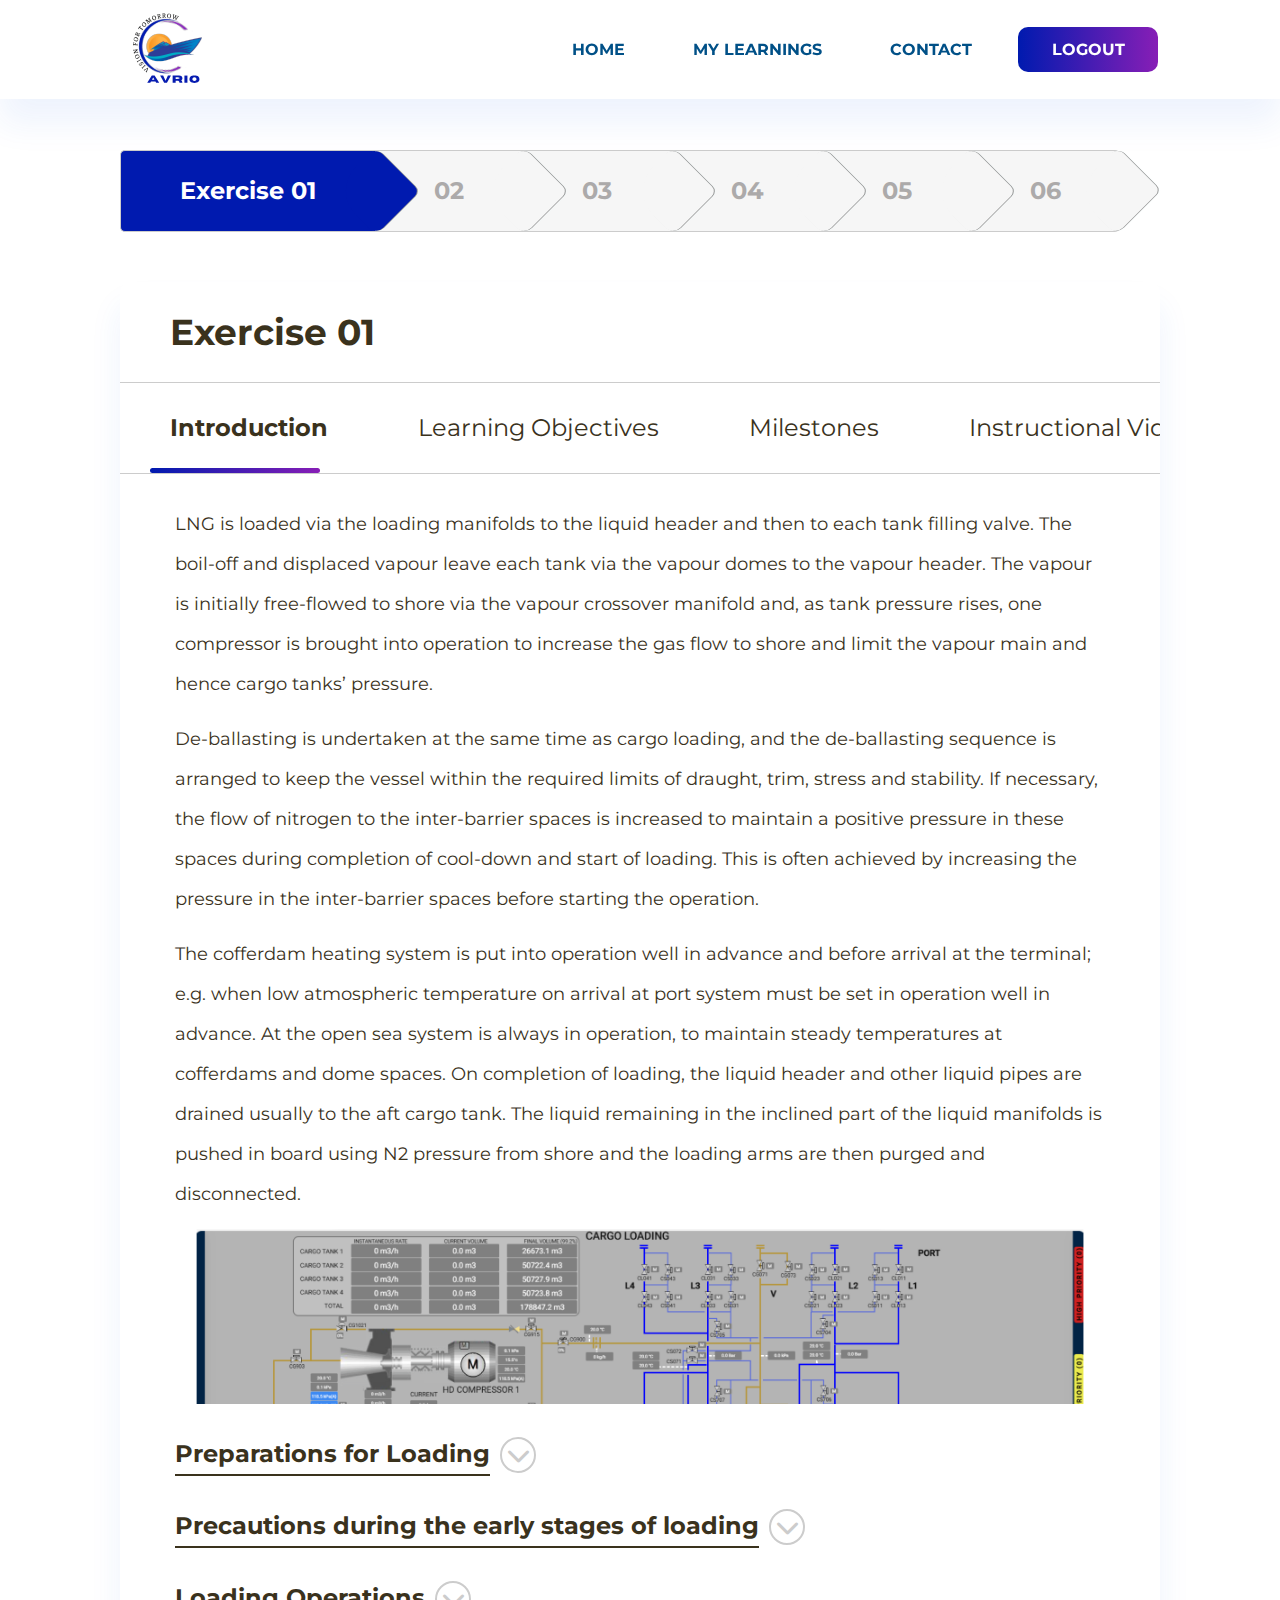
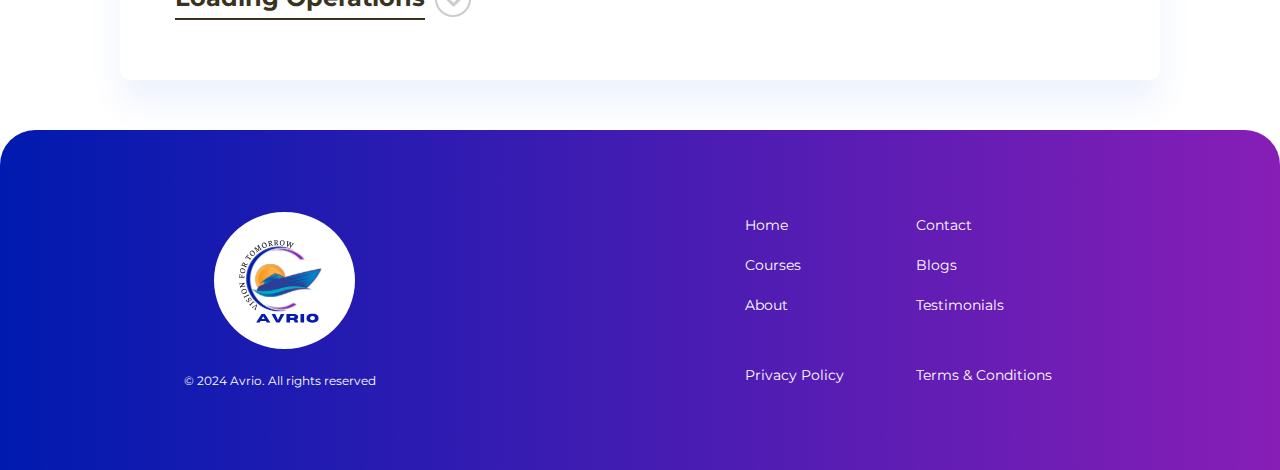
<file: course-material.html>
<!DOCTYPE html>
<html lang="en">

<head>
  <meta charset="UTF-8">
  <meta name="viewport" content="width=device-width, initial-scale=1.0">
  <title>Exercise</title>
  <link rel="stylesheet" href="https://cdnjs.cloudflare.com/ajax/libs/font-awesome/6.4.0/css/all.min.css">
  <link rel="preconnect" href="https://fonts.googleapis.com">
  <link rel="preconnect" href="https://fonts.gstatic.com" crossorigin>
  <link href="https://fonts.googleapis.com/css2?family=Montserrat:ital,wght@0,100..900;1,100..900&display=swap"
    rel="stylesheet">

  <link rel="preconnect" href="https://fonts.googleapis.com">
  <link rel="preconnect" href="https://fonts.gstatic.com" crossorigin>
  <link
    href="https://fonts.googleapis.com/css2?family=Inter:ital,opsz,wght@0,14..32,100..900;1,14..32,100..900&display=swap"
    rel="stylesheet">
  <link rel="stylesheet" href="https://cdnjs.cloudflare.com/ajax/libs/font-awesome/5.15.4/css/all.min.css">
  <link rel="stylesheet" href="https://cdnjs.cloudflare.com/ajax/libs/font-awesome/6.0.0-beta3/css/all.min.css">
  <link rel="stylesheet" href="./style.css" />
</head>

<body>

  <nav class="nav course-page-nav">
    <a href="./index.html"><img src="./assets/avrio-logo.svg" alt=""></a>
    <ul>
      <li><a href="./index.html">HOME</a></li>
      <li><a href="./learnings.html">MY LEARNINGS</a></li>
      <li><a href="./contactus.html">CONTACT</a></li>
      <a href="#">
        <li>LOGOUT</li>
      </a>
    </ul>
    <div class="humbargar">
      <div class="line1"></div>
      <div class="line2"></div>
      <div class="line3"></div>
    </div>
  </nav>

  <!-- breadcrumb numbar -->
  <section class="breadcrumb-nav">
    <div class="breadcrumb flat">
      <a href="#" class="active">
        <span class="inner-text">Exercise 01</span>
      </a>
      <a href="#">
        <span class="inner-text">02</span>
      </a>
      <a href="#">
        <span class="inner-text">03</span>
      </a>
      <a href="#">
        <span class="inner-text">04</span>
      </a>
      <a href="#">
        <span class="inner-text">05</span>
      </a>
      <a href="#">
        <span class="inner-text">06</span>
      </a>
    </div>
  </section>


  <!-- nav for mobile -->
  <section class="section-margin dropdown-menu">
    <div class="custom-select-container">
      <select class="custom-select">
        <option value="1"><a href="">Exercise 1</a></option>
        <option value="2"><a href="">Exercise 2</a></option>
        <option value="3"><a href="">Exercise 3</a></option>
        <option value="4"><a href="">Exercise 4</a></option>
        <option value="5"><a href="">Exercise 5</a></option>
      </select>
      <i class="fas fa-chevron-down"></i>
    </div>
  </section>


  <!-- exercise -->
  <section class="section-margin">
    <div class="material-main">
      <div class="material-title ">
        <h2>Exercise 01</h2>

        <a href="" class="next-button-link">
          <button class="next-button-wrapper take-assessment-button" style="display: none;">Take Assessment</button>
        </a>
      </div>


      <div class="tab-container">
        <div class="tab">
          <button class="tab-item active">Introduction</button>
          <button class="tab-item">Learning Objectives</button>
          <button class="tab-item">Milestones</button>
          <button class="tab-item">Instructional Videos</button>
          <div class="tab-indicator"></div>
        </div>

        <div class="tab-content-div">

          <!-- intro -->
          <div class="tab-content active-content">
            <div class="tab-accordion">
              <button class="tab-accordion-header first-accordion" data-section="1" style="display: none;">
                <span class="tab-title-underline">Topic 1</span>
                <div class="tab-icon">
                  <i class="fas fa-chevron-down"></i>
                </div>
              </button>
              <div class="tab-accordion-content">
                <p>LNG is loaded via the loading manifolds to the liquid header and then to each tank filling valve. The
                  boil-off and displaced vapour leave each tank via the vapour domes to the vapour header. The vapour is
                  initially free-flowed to shore via the vapour crossover manifold and, as tank pressure rises, one
                  compressor is brought into operation to increase the gas flow to shore and limit the vapour main and
                  hence cargo tanks’ pressure.</p>
                <p>De-ballasting is undertaken at the same time as cargo loading, and the de-ballasting sequence is
                  arranged to keep the vessel within the required limits of draught, trim, stress and stability. If
                  necessary, the flow of nitrogen to the inter-barrier spaces is increased to maintain a positive
                  pressure in these spaces during completion of cool-down and start of loading. This is often achieved
                  by increasing the pressure in the inter-barrier spaces before starting the operation.</p>
                <p>The cofferdam heating system is put into operation well in advance and before arrival at the
                  terminal; e.g. when low atmospheric temperature on arrival at port system must be set in operation
                  well in advance. At the open sea system is always in operation, to maintain steady temperatures at
                  cofferdams and dome spaces.
                  On completion of loading, the liquid header and other liquid pipes are drained usually to the aft
                  cargo tank. The liquid remaining in the inclined part of the liquid manifolds is pushed in board using
                  N2 pressure from shore and the loading arms are then purged and disconnected.</p>

                <img src="./assets/exercise.png" style="width: 100%; height: 100%;" />

                <video controls>
                  <source src="./assets/demo-video.mp4" />
                </video>

                <ul>
                  <li>Objective: Ensure that all safety protocols are strictly followed to protect personnel, the
                    environment, and equipment.</li>
                  <li>Actions: Conduct safety drills, inspect equipment, review emergency response plans, and ensure
                    proper personal</li>
                </ul>


                <button class="next-button">Next</button>
              </div>
            </div>

            <div class="tab-accordion">
              <button class="tab-accordion-header" data-section="2" disabled>
                <span class="tab-title-underline"> Preparations for Loading</span>
                <div class="tab-icon">
                  <i class="fas fa-chevron-down"></i>
                </div>
              </button>
              <div class="tab-accordion-content">
                <p>Content for Topic 2. This content will scroll if it exceeds the maximum height.</p>
                <button class="next-button">Next</button>
              </div>
            </div>

            <div class="tab-accordion">
              <button class="tab-accordion-header" data-section="3" disabled>
                <span class="tab-title-underline">Precautions during the early stages of loading</span>
                <div class="tab-icon">
                  <i class="fas fa-chevron-down"></i>
                </div>
              </button>
              <div class="tab-accordion-content">
                <p>Content for Topic 3. This content will scroll if it exceeds the maximum height.</p>
                <button class="next-button">Next</button>
              </div>
            </div>

            <div class="tab-accordion">
              <button class="tab-accordion-header" data-section="4" disabled>
                <span class="tab-title-underline">Loading Operations</span>
                <div class="tab-icon">
                  <i class="fas fa-chevron-down"></i>
                </div>
              </button>
              <div class="tab-accordion-content">
                <p>Content for Topic 3. This content will scroll if it exceeds the maximum height.</p>
                <button class="next-button">Next</button>
              </div>
            </div>
          </div>


          <!-- learning obj -->

          <div class="tab-content">
            <div class="tab-accordion">
              <button class="tab-accordion-header first-accordion" data-section="1" style="display: none;">
                Topic 1
                <div class="tab-icon">
                  <i class="fas fa-chevron-down"></i>
                </div>
              </button>
              <div class="tab-accordion-content">
                <p>When planning an LNG (Liquefied Natural Gas) loading exercise, it's crucial to define clear
                  objectives to ensure the operation is safe, efficient, and compliant with all regulations. 
                  Following are the various objectives for this Exercise:</p>
                <button class="next-button">Next</button>
              </div>
            </div>

            <div class="tab-accordion">
              <button class="tab-accordion-header" data-section="2" disabled>
                <span class="tab-title-underline">1. Safety Assurance</span>
                <div class="tab-icon">
                  <i class="fas fa-chevron-down"></i>
                </div>
              </button>
              <div class="tab-accordion-content">
                <ul>
                  <li>Objective: Ensure that all safety protocols are strictly followed to protect personnel, the
                    environment, and equipment.</li>
                  <li>Actions: Conduct safety drills, inspect equipment, review emergency response plans, and ensure
                    proper personal</li>
                </ul>
                <button class="next-button">Next</button>
              </div>
            </div>

            <div class="tab-accordion">
              <button class="tab-accordion-header" data-section="3" disabled>
                <span class="tab-title-underline">2. Operational Efficiency </span>
                <div class="tab-icon">
                  <i class="fas fa-chevron-down"></i>
                </div>
              </button>
              <div class="tab-accordion-content">
                <ul>
                  <li>Objective: Ensure that all safety protocols are strictly followed to protect personnel, the
                    environment, and equipment.</li>
                  <li>Actions: Conduct safety drills, inspect equipment, review emergency response plans, and ensure
                    proper personal</li>
                </ul>
                <button class="next-button">Next</button>
              </div>
            </div>

            <div class="tab-accordion">
              <button class="tab-accordion-header" data-section="4" disabled>
                <span class="tab-title-underline">3. Compliance and Regulation</span>
                <div class="tab-icon">
                  <i class="fas fa-chevron-down"></i>
                </div>
              </button>
              <div class="tab-accordion-content">
                <ul>
                  <li>Objective: Ensure that all safety protocols are strictly followed to protect personnel, the
                    environment, and equipment.</li>
                  <li>Actions: Conduct safety drills, inspect equipment, review emergency response plans, and ensure
                    proper personal</li>
                </ul>
                <button class="next-button">Next</button>
              </div>
            </div>

            <div class="tab-accordion">
              <button class="tab-accordion-header" data-section="5" disabled>
                <span class="tab-title-underline">4. Environmental Protection</span>
                <div class="tab-icon">
                  <i class="fas fa-chevron-down"></i>
                </div>
              </button>
              <div class="tab-accordion-content">
                <ul>
                  <li>Objective: Ensure that all safety protocols are strictly followed to protect personnel, the
                    environment, and equipment.</li>
                  <li>Actions: Conduct safety drills, inspect equipment, review emergency response plans, and ensure
                    proper personal</li>
                </ul>
                <button class="next-button">Next</button>
              </div>
            </div>

            <div class="tab-accordion">
              <button class="tab-accordion-header" data-section="6" disabled>
                <span class="tab-title-underline">5. Quality Control </span>
                <div class="tab-icon">
                  <i class="fas fa-chevron-down"></i>
                </div>
              </button>
              <div class="tab-accordion-content">
                <ul>
                  <li>Objective: Ensure that all safety protocols are strictly followed to protect personnel, the
                    environment, and equipment.</li>
                  <li>Actions: Conduct safety drills, inspect equipment, review emergency response plans, and ensure
                    proper personal</li>
                </ul>
                <button class="next-button">Next</button>
              </div>
            </div>

            <div class="tab-accordion">
              <button class="tab-accordion-header" data-section="7" disabled>
                <span class="tab-title-underline">6. Coordination and Communication </span>
                <div class="tab-icon">
                  <i class="fas fa-chevron-down"></i>
                </div>
              </button>
              <div class="tab-accordion-content">
                <ul>
                  <li>Objective: Ensure that all safety protocols are strictly followed to protect personnel, the
                    environment, and equipment.</li>
                  <li>Actions: Conduct safety drills, inspect equipment, review emergency response plans, and ensure
                    proper personal</li>
                </ul>
                <button class="next-button">Next</button>
              </div>
            </div>

            <div class="tab-accordion">
              <button class="tab-accordion-header" data-section="8" disabled>
                <span class="tab-title-underline">7. Training and Preparedness</span>
                <div class="tab-icon">
                  <i class="fas fa-chevron-down"></i>
                </div>
              </button>
              <div class="tab-accordion-content">
                <ul>
                  <li>Objective: Ensure that all safety protocols are strictly followed to protect personnel, the
                    environment, and equipment.</li>
                  <li>Actions: Conduct safety drills, inspect equipment, review emergency response plans, and ensure
                    proper personal</li>
                </ul>
                <button class="next-button">Next</button>
              </div>
            </div>

            <div class="tab-accordion">
              <button class="tab-accordion-header" data-section="9" disabled>
                <span class="tab-title-underline"> 8. Contingency Planning </span>
                <div class="tab-icon">
                  <i class="fas fa-chevron-down"></i>
                </div>
              </button>
              <div class="tab-accordion-content">
                <ul>
                  <li>Objective: Ensure that all safety protocols are strictly followed to protect personnel, the
                    environment, and equipment.</li>
                  <li>Actions: Conduct safety drills, inspect equipment, review emergency response plans, and ensure
                    proper personal</li>
                </ul>
                <button class="next-button">Next</button>
              </div>
            </div>


          </div>


          <!-- milestone -->
          <div class="tab-content">
            <div class="tab-accordion">
              <button class="tab-accordion-header" data-section="1">
                <span class="tab-title-underline">Milestones and procedure to achieve them</span>
                <div class="tab-icon">
                  <i class="fas fa-chevron-down"></i>
                </div>
              </button>
              <div class="tab-accordion-content">
                <p><b>1.Configure the correct settings for the ESD.</b></p>
                <ul>
                  <li>Visit the ESD System page and carry out the following steps.</li>
                  <li>Ship / Shore Link selector switch to USE.</li>
                  <li>Pneumatic Selector switch to BYPASS.</li>
                  <li>ESD Port selector switch to LOADING.</li>
                  <li>Place the ESD Mode select to NORMAL.</li>
                </ul>
                <p>The above steps ensures the readiness of the ESD system. Ensure the correct lights and indications
                  are ON before proceeding to the next step.</p>
                <img src="./assets/exercise.png" style="width: 100%; height: 100%;" />

                <button class="next-button">Next</button>
              </div>
            </div>

            <div class="tab-accordion">
              <button class="tab-accordion-header" data-section="2" disabled>
                <span class="tab-title-underline">Prepare both HD Compressors and required Generators for use.</span>
                <div class="tab-icon">
                  <i class="fas fa-chevron-down"></i>
                </div>
              </button>
              <div class="tab-accordion-content">
                <p>Content for Topic 2. This content will scroll if it exceeds the maximum height.</p>
                <button class="next-button">Next</button>
              </div>
            </div>

            <div class="tab-accordion">
              <button class="tab-accordion-header" data-section="3" disabled>
                <span class="tab-title-underline">Run a CTS Report Set up and activate the CTS status for official tank
                  gauging.</span>
                <div class="tab-icon">
                  <i class="fas fa-chevron-down"></i>
                </div>
              </button>
              <div class="tab-accordion-content">
                <p>Content for Topic 2. This content will scroll if it exceeds the maximum height.</p>
                <button class="next-button">Next</button>
              </div>
            </div>


            <div class="tab-accordion">
              <button class="tab-accordion-header" data-section="4" disabled>
                <span class="tab-title-underline">Complete the Line up by following the required steps:</span>
                <div class="tab-icon">
                  <i class="fas fa-chevron-down"></i>
                </div>
              </button>
              <div class="tab-accordion-content">
                <p>Content for Topic 2. This content will scroll if it exceeds the maximum height.</p>
                <button class="next-button">Next</button>
              </div>
            </div>

            <div class="tab-accordion">
              <button class="tab-accordion-header" data-section="5" disabled>
                <span class="tab-title-underline">Start Loading and complete Ramp-up.</span>
                <div class="tab-icon">
                  <i class="fas fa-chevron-down"></i>
                </div>
              </button>
              <div class="tab-accordion-content">
                <p>Content for Topic 2. This content will scroll if it exceeds the maximum height.</p>
                <button class="next-button">Next</button>
              </div>
            </div>

            <div class="tab-accordion">
              <button class="tab-accordion-header" data-section="6" disabled>
                <span class="tab-title-underline">Start HD Compressors as per requirement of the Exercise.</span>
                <div class="tab-icon">
                  <i class="fas fa-chevron-down"></i>
                </div>
              </button>
              <div class="tab-accordion-content">
                <p>Content for Topic 2. This content will scroll if it exceeds the maximum height.</p>
                <button class="next-button">Next</button>
              </div>
            </div>

            <div class="tab-accordion">
              <button class="tab-accordion-header" data-section="7" disabled>
                <span class="tab-title-underline">Achieve staggering between Cargo tanks.</span>
                <div class="tab-icon">
                  <i class="fas fa-chevron-down"></i>
                </div>
              </button>
              <div class="tab-accordion-content">
                <p>Content for Topic 2. This content will scroll if it exceeds the maximum height.</p>
                <button class="next-button">Next</button>
              </div>
            </div>

          </div>


          <!-- instructional video -->
          <div class="tab-content">
            <div class="tab-accordion">
              <button class="tab-accordion-header" data-section="1">
                <span class="tab-title-underline">Instructional Videos</span>
                <div class="tab-icon">
                  <i class="fas fa-chevron-down"></i>
                </div>
              </button>
              <div class="tab-accordion-content">
                <p><b>1. Preparation for loading :</b></p>
                <video>
                  <source src="./assets/demo-video.mp4" />
                </video>

                <button class="next-button">Next</button>
              </div>
            </div>

            <div class="tab-accordion">
              <button class="tab-accordion-header" data-section="2" disabled>
                <span class="tab-title-underline">Learning Objectives Resources</span>
                <div class="tab-icon">
                  <i class="fas fa-chevron-down"></i>
                </div>
              </button>
              <div class="tab-accordion-content">
                <p>Content for Topic 2. This content will scroll if it exceeds the maximum height.</p>
                <button class="next-button">Next</button>
              </div>
            </div>


            <div class="tab-accordion">
              <button class="tab-accordion-header" data-section="3" disabled>
                <span class="tab-title-underline">Milestone Resources</span>
                <div class="tab-icon">
                  <i class="fas fa-chevron-down"></i>
                </div>
              </button>
              <div class="tab-accordion-content">
                <p>Content for Topic 2. This content will scroll if it exceeds the maximum height.</p>
                <button class="next-button">Next</button>
              </div>
            </div>

          </div>
        </div>
      </div>


    </div>
  </section>


























  <!-- footer -->
  <footer>
    <div class="wrapper">
      <div class="footer">
        <div class="row">
          <div class="col1">
            <a href="./index.html"><img src="./assets/avrio-logo.svg" alt="logo"></a>
            <p class="bodycontent">© 2024 Avrio. All rights reserved</p>
          </div>

          <div class="col2">
            <ul class="quicklink">
              <li><a href="#">Home</a></li>
              <li><a href="#">Courses</a></li>
              <li> <a href="#">About</a></li>
              <li> <a href="#">Privacy Policy</a></li>

            </ul>
          </div>
          <div class="col3">
            <ul class="quicklink">
              <li><a href="#">Contact</a></li>
              <li><a href="#">Blogs</a></li>
              <li> <a href="#">Testimonials</a></li>
              <li> <a href="#">Terms & Conditions</a></li>

            </ul>
          </div>
        </div>

      </div>

      <div class="footer-mobile">

        <div class="row ">
          <div class="col1">
            <img src="./assets/avrio-logo.svg" alt="logo">
          </div>

          <div class="col2">
            <ul class="quicklink">
              <li><a href="#">Home</a></li>
              <li><a href="#">Courses</a></li>
              <li> <a href="#">About</a></li>
              <li> <a href="#">Privacy Policy</a></li>

            </ul>
          </div>
          <div class="col3">
            <ul class="quicklink">
              <li><a href="#">Contact</a></li>
              <li><a href="#">Blogs</a></li>
              <li> <a href="#">Testimonials</a></li>
              <li> <a href="#">Terms & Conditions</a></li>

            </ul>
          </div>
        </div>
        <p class="bodycontent">© 2024 Avrio. All rights reserved</p>
      </div>


    </div>
  </footer>



  <!-- <script src="./script.js"></script> -->

  <script>
    const tabItems = document.querySelectorAll('.tab-item');
    const tabContents = document.querySelectorAll('.tab-content');
    const tabIndicator = document.querySelector('.tab-indicator');
    const nextButtons = document.querySelectorAll('.next-button');
    const takeAssessmentButton = document.querySelector('.take-assessment-button');

    let currentTab = 0; // Track the current tab index
    let completedTabs = []; // Track which tabs are completed
    let lastUnlockedTab = 0; // Track the farthest tab the user can access
    let assessmentShown = false; // Flag to track if "Take Assessment" is shown

    // Function to handle tab switching
    function updateTab(index) {
      currentTab = index;

      // Remove active class from all tabs and contents
      tabItems.forEach((item, i) => {
        item.classList.toggle('active', i === index);
        tabContents[i].classList.toggle('active-content', i === index);
      });

      // Move the tab indicator to the active tab
      const activeTab = tabItems[index];
      const tabWidth = activeTab.offsetWidth;
      const tabLeft = activeTab.offsetLeft;
      tabIndicator.style.width = `${tabWidth}px`;
      tabIndicator.style.transform = `translateX(${tabLeft}px)`;

      // Unlock all accordions in the current tab
      unlockAllAccordions();

      // Ensure all first accordions are open
      ensureFirstAccordionAlwaysOpen();


      // Scroll to the top of the page
      window.scrollTo({
        top: 0,
        behavior: 'smooth' // Optional: adds a smooth scrolling effect
      });
    }

    // Function to unlock all accordions in the current tab
    function unlockAllAccordions() {
      const accordions = tabContents[currentTab].querySelectorAll('.tab-accordion');
      accordions.forEach(accordion => {
        const header = accordion.querySelector('.tab-accordion-header');
        header.disabled = false; // Enable all headers
      });
    }

    // Function to ensure all first accordions are open
    function ensureFirstAccordionAlwaysOpen() {
      const accordions = tabContents[currentTab].querySelectorAll('.tab-accordion');
      const firstAccordionHeader = accordions[0].querySelector('.tab-accordion-header');
      const firstAccordionContent = accordions[0].querySelector('.tab-accordion-content');

      // Open the first accordion if it's not already open
      if (!firstAccordionContent.classList.contains('open')) {
        openAccordion(firstAccordionHeader, true);
      }
    }

    // Function to handle accordion opening and closing
    function openAccordion(header, isFirstAccordion = false) {
      const content = header.nextElementSibling;
      const icon = header.querySelector('.fas');

      // If the header is disabled, do nothing
      if (header.disabled) return;

      // Toggle the clicked accordion
      const isOpen = content.classList.contains('open');

      // Close other accordions if this is not the first accordion and the current one is not open
      if (!isFirstAccordion && !isOpen) {
        document.querySelectorAll('.tab-accordion-header').forEach(item => {
          if (item !== header && !item.classList.contains('first-accordion')) {
            item.nextElementSibling.classList.remove('open');
            item.querySelector('.fas').classList.remove('rotate');
          }
        });
      }

      // Toggle the content open/close
      content.classList.toggle('open', !isOpen);
      icon.classList.toggle('rotate', !isOpen);
    }

    // Set up event listeners for the tabs
    tabItems.forEach((tab, index) => {
      tab.addEventListener('click', () => {
        // Allow switching to unlocked or completed tabs
        if (index <= lastUnlockedTab || completedTabs.includes(index)) {
          updateTab(index);
        }
      });
    });

    // Set up event listeners for accordion headers
    document.addEventListener('click', (event) => {
      if (event.target.matches('.tab-accordion-header')) {
        const header = event.target;
        const isFirstAccordion = header.classList.contains('first-accordion');
        openAccordion(header, isFirstAccordion);
      }
    });

    // Set up event listeners for "Next" buttons
    nextButtons.forEach((button) => {
      button.addEventListener('click', () => {
        const currentAccordion = button.closest('.tab-accordion');
        const nextAccordion = currentAccordion.nextElementSibling;

        // Unlock the previous accordion when moving to the next one
        const prevAccordion = currentAccordion.previousElementSibling;
        if (prevAccordion) {
          const prevHeader = prevAccordion.querySelector('.tab-accordion-header');
          prevHeader.disabled = false; // Enable the previous accordion header
        }

        if (nextAccordion) {
          // Open the next accordion
          const nextHeader = nextAccordion.querySelector('.tab-accordion-header');
          nextHeader.disabled = false;
          openAccordion(nextHeader); // Open the next accordion
        } else {
          // If the current tab is completed, add it to the completedTabs array
          completedTabs.push(currentTab);

          // Unlock the next tab
          if (currentTab < tabItems.length - 1) {
            lastUnlockedTab = currentTab + 1;
            updateTab(lastUnlockedTab); // Move to the next tab
          }

          // Show the Take Assessment button only if the last tab's last next button was clicked
          if (currentTab === tabItems.length - 1 && button === nextButtons[nextButtons.length - 1]) {
            assessmentShown = true; // Set the flag to true
            takeAssessmentButton.style.display = 'block';


            window.scrollTo({
              top: 0,
              behavior: 'smooth' // Optional: adds a smooth scrolling effect
            });// Show the Take Assessment button
          }
        }

        // Show the Take Assessment button if it was previously shown
        if (assessmentShown) {
          takeAssessmentButton.style.display = 'block';
        } else {
          takeAssessmentButton.style.display = 'none'; // Hide it otherwise
        }
      });
    });

    // Set up event listeners for the "Take Assessment" button
    takeAssessmentButton.addEventListener('click', () => {
      // Logic for taking the assessment
    });

    // Initialize the first tab and accordion as active on page load
    document.addEventListener('DOMContentLoaded', () => {
      updateTab(currentTab);
      ensureFirstAccordionAlwaysOpen(); // Ensure the first accordion is always open initially
    });

    // Set up event listeners for arrow icons
    document.addEventListener('click', (event) => {
      if (event.target.closest('.arrow-icon')) {
        const header = event.target.closest('.tab-accordion-header');
        openAccordion(header); // Open the accordion of its header
      }
    });












    // navbar
    let button = document.querySelector(".humbargar");
    let menu = document.querySelector(".nav ul");
    button.addEventListener("click", () => {
      menu.classList.toggle("display");
      button.children[0].classList.toggle("toggle1");
      button.children[1].classList.toggle("toggle2");
      button.children[2].classList.toggle("toggle3");
    });



    // breadcrumb nav
    document.querySelector('.breadcrumb').addEventListener('click', function (event) {
      let target = event.target;

      // If the clicked element is the span, get its parent (the <a> tag)
      if (target.tagName === 'SPAN' && target.classList.contains('inner-text')) {
        target = target.parentElement;
      }

      // Only proceed if an <a> tag was clicked
      if (target.tagName === 'A' && event.currentTarget.contains(target)) {
        const links = event.currentTarget.querySelectorAll('a');

        // Remove 'active' class from all links
        links.forEach(link => link.classList.remove('active'));

        // Add 'active' class to the clicked link
        target.classList.add('active');
      }
    });


  </script>
</body>

</html>
</file>
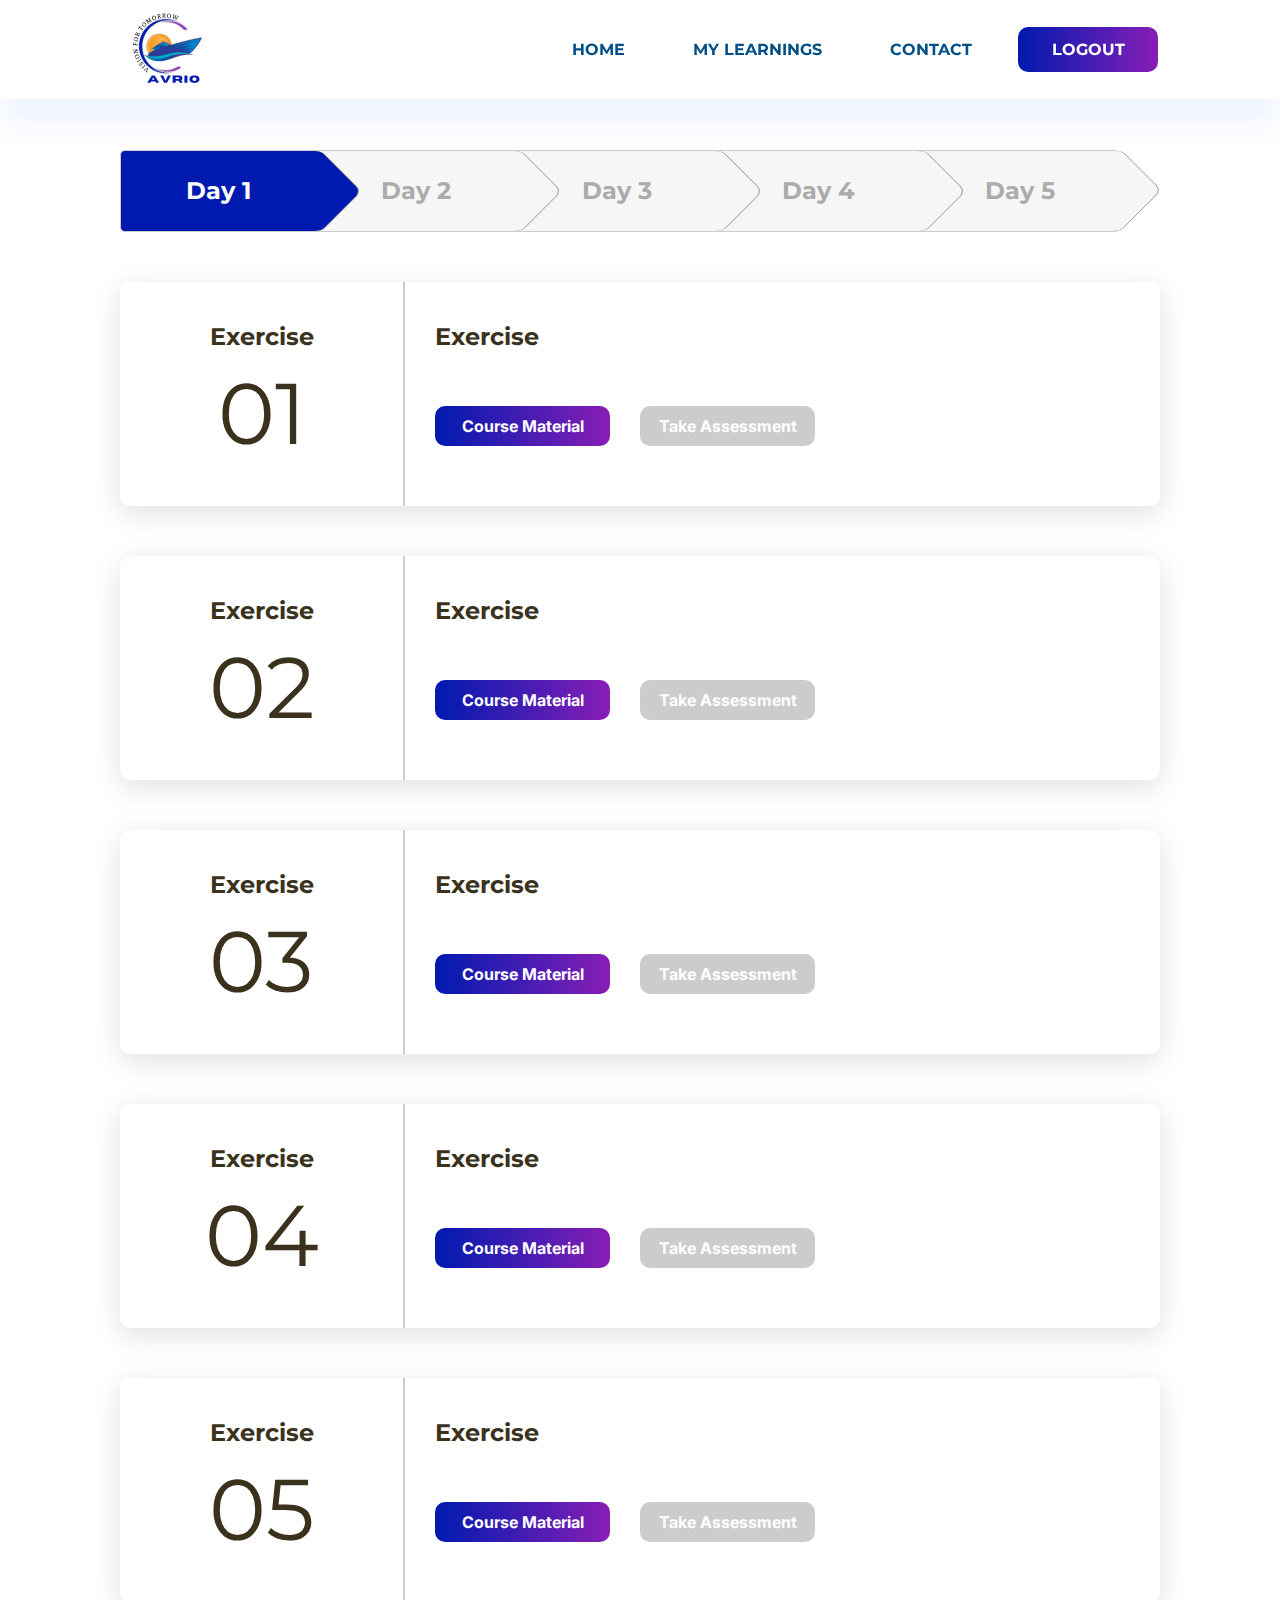
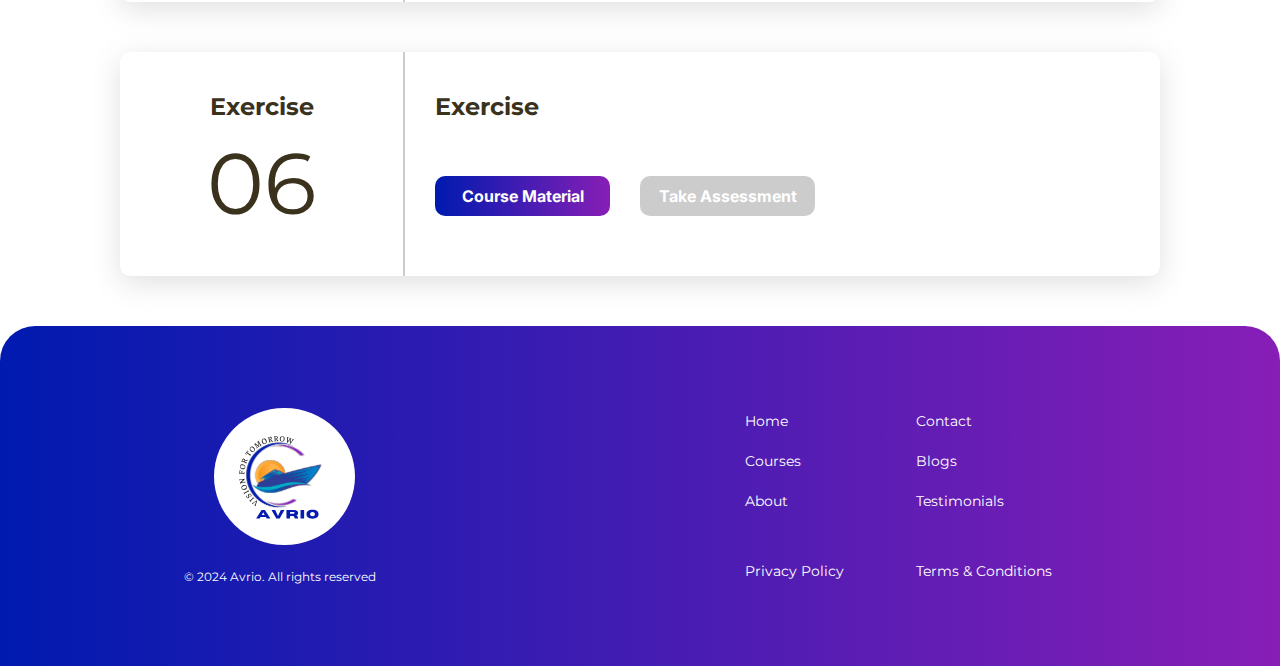
<file: exercise.html>
<!DOCTYPE html>
<html lang="en">
<head>
    <meta charset="UTF-8">
    <meta name="viewport" content="width=device-width, initial-scale=1.0">
    <title>Exercise</title>
    <link rel="stylesheet" href="https://cdnjs.cloudflare.com/ajax/libs/font-awesome/6.4.0/css/all.min.css">
    <link rel="preconnect" href="https://fonts.googleapis.com">
    <link rel="preconnect" href="https://fonts.gstatic.com" crossorigin>
    <link href="https://fonts.googleapis.com/css2?family=Montserrat:ital,wght@0,100..900;1,100..900&display=swap"
        rel="stylesheet">

    <link rel="preconnect" href="https://fonts.googleapis.com">
    <link rel="preconnect" href="https://fonts.gstatic.com" crossorigin>
    <link
        href="https://fonts.googleapis.com/css2?family=Inter:ital,opsz,wght@0,14..32,100..900;1,14..32,100..900&display=swap"
        rel="stylesheet">
    <link rel="stylesheet" href="https://cdnjs.cloudflare.com/ajax/libs/font-awesome/5.15.4/css/all.min.css">
    <link rel="stylesheet" href="./style.css"/>
</head>
<body>
    <nav class="nav course-page-nav">
        <a href="./index.html"><img src="./assets/avrio-logo.svg" alt=""></a>
        <ul>
          <li><a href="./index.html">HOME</a></li>
          <li><a href="./learnings.html">MY LEARNINGS</a></li>
          <li><a href="./contactus.html">CONTACT</a></li>
          <a href="#"><li>LOGOUT</li></a>
        </ul>
        <div class="humbargar">
          <div class="line1"></div>
          <div class="line2"></div>
          <div class="line3"></div>
        </div>
    </nav>

    <!-- breadcrumb numbar -->

    <section class="breadcrumb-nav">
        <div class="breadcrumb flat"> 
            <a href="#" class="active">
                <span class="inner-text">Day 1</span>
              </a>
              <a href="#">
                <span class="inner-text">Day 2</span>
              </a>
              <a href="#">
                <span class="inner-text">Day 3</span>
              </a>
              <a href="#">
                <span class="inner-text">Day 4</span>
              </a>
              <a href="#">
                <span class="inner-text">Day 5</span>
              </a>
        </div>
      </section>


      <!-- nav for tab and mobile -->
      <section class="section-margin dropdown-menu">
        <div class="custom-select-container">
          <select class="custom-select">
              <option value="1"><a href="">Day 1</a></option>
              <option value="2"><a href="">Day 2</a></option>
              <option value="3"><a href="">Day 3</a></option>
              <option value="4"><a href="">Day 4</a></option>
              <option value="5"><a href="">Day 5</a></option>
          </select>
          <i class="fas fa-chevron-down"></i>
      </div>
       </section>


        <!-- exercise -->
        <section class="exercise-list section-margin">       <!--remove style="margin-top: 150px;"-->
            <div class="exercise">
                <div class="exercise-no-div">
                    <div class="exercise-no">
                        <p>Exercise</p>
                        <h1>01</h1>
                    </div>
                </div>
    
                <div class="exercise-name-div">
                    <div class="exercise-name">
                        <p>Exercise</p>
                    </div>
                    <div class="exercise-btns">
                        <a href="./course-material.html">
                            <div class="course-material-container">
                                <div class="background-box"></div>
                                <div class="text-box">Course Material</div>
                            </div>
                        </a>

                        <a href="">
                            <div class="assessment-container">
                                <div class="assessment-background"></div>
                                <div class="assessment-text">Take Assessment</div>
                            </div>
                        </a>

                    </div>
                </div>
            </div>

            <div class="exercise">
                <div class="exercise-no-div">
                    <div class="exercise-no">
                        <p>Exercise</p>
                        <h1>02</h1>
                    </div>
                </div>
    
                <div class="exercise-name-div">
                    <div class="exercise-name">
                        <p>Exercise</p>
                    </div>
                    <div class="exercise-btns">
                        <a href="">
                            <div class="course-material-container">
                                <div class="background-box"></div>
                                <div class="text-box">Course Material</div>
                            </div>
                        </a>

                        <a href="">
                            <div class="assessment-container">
                                <div class="assessment-background"></div>
                                <div class="assessment-text">Take Assessment</div>
                            </div>
                        </a>

                    </div>
                </div>
            </div>

            <div class="exercise">
                <div class="exercise-no-div">
                    <div class="exercise-no">
                        <p>Exercise</p>
                        <h1>03</h1>
                    </div>
                </div>
    
                <div class="exercise-name-div">
                    <div class="exercise-name">
                        <p>Exercise</p>
                    </div>
                    <div class="exercise-btns">
                        <a href="">
                            <div class="course-material-container">
                                <div class="background-box"></div>
                                <div class="text-box">Course Material</div>
                            </div>
                        </a>

                        <a href="">
                            <div class="assessment-container">
                                <div class="assessment-background"></div>
                                <div class="assessment-text">Take Assessment</div>
                            </div>
                        </a>

                    </div>
                </div>
            </div>

            <div class="exercise">
                <div class="exercise-no-div">
                    <div class="exercise-no">
                        <p>Exercise</p>
                        <h1>04</h1>
                    </div>
                </div>
    
                <div class="exercise-name-div">
                    <div class="exercise-name">
                        <p>Exercise</p>
                    </div>
                    <div class="exercise-btns">
                        <a href="">
                            <div class="course-material-container">
                                <div class="background-box"></div>
                                <div class="text-box">Course Material</div>
                            </div>
                        </a>

                        <a href="">
                            <div class="assessment-container">
                                <div class="assessment-background"></div>
                                <div class="assessment-text">Take Assessment</div>
                            </div>
                        </a>

                    </div>
                </div>
            </div>

            <div class="exercise">
                <div class="exercise-no-div">
                    <div class="exercise-no">
                        <p>Exercise</p>
                        <h1>05</h1>
                    </div>
                </div>
    
                <div class="exercise-name-div">
                    <div class="exercise-name">
                        <p>Exercise</p>
                    </div>
                    <div class="exercise-btns">
                        <a href="">
                            <div class="course-material-container">
                                <div class="background-box"></div>
                                <div class="text-box">Course Material</div>
                            </div>
                        </a>

                        <a href="">
                            <div class="assessment-container">
                                <div class="assessment-background"></div>
                                <div class="assessment-text">Take Assessment</div>
                            </div>
                        </a>

                    </div>
                </div>
            </div>

            <div class="exercise">
                <div class="exercise-no-div">
                    <div class="exercise-no">
                        <p>Exercise</p>
                        <h1>06</h1>
                    </div>
                </div>
    
                <div class="exercise-name-div">
                    <div class="exercise-name">
                        <p>Exercise</p>
                    </div>
                    <div class="exercise-btns">
                        <a href="">
                            <div class="course-material-container">
                                <div class="background-box"></div>
                                <div class="text-box">Course Material</div>
                            </div>
                        </a>

                        <a href="">
                            <div class="assessment-container">
                                <div class="assessment-background"></div>
                                <div class="assessment-text">Take Assessment</div>
                            </div>
                        </a>

                    </div>
                </div>
            </div>
         </section>



             <!-- footer -->
             <footer>
                <div class="wrapper">
                    <div class="footer">
                    <div class="row">
                        <div class="col1">
                            <a href="./index.html"><img src="./assets/avrio-logo.svg" alt="logo"></a>
                            <p class="bodycontent">© 2024 Avrio. All rights reserved</p>
                        </div>
        
                        <div class="col2">
                            <ul class="quicklink">
                                <li><a href="#">Home</a></li>
                                <li><a href="#">Courses</a></li>
                                <li> <a href="#">About</a></li>
                                <li> <a href="#">Privacy Policy</a></li>
        
                            </ul>
                        </div>
                        <div class="col3">
                            <ul class="quicklink">
                                <li><a href="#">Contact</a></li>
                                <li><a href="#">Blogs</a></li>
                                <li> <a href="#">Testimonials</a></li>
                                <li> <a href="#">Terms & Conditions</a></li>
        
                            </ul>
                        </div>
                    </div>
        
                </div>
        
                    <div class="footer-mobile">
        
                    <div class="row ">
                        <div class="col1">
                            <img src="./assets/avrio-logo.svg" alt="logo">
                        </div>
        
                        <div class="col2">
                            <ul class="quicklink">
                                <li><a href="#">Home</a></li>
                                <li><a href="#">Courses</a></li>
                                <li> <a href="#">About</a></li>
                                <li> <a href="#">Privacy Policy</a></li>
        
                            </ul>
                        </div>
                        <div class="col3">
                            <ul class="quicklink">
                                <li><a href="#">Contact</a></li>
                                <li><a href="#">Blogs</a></li>
                                <li> <a href="#">Testimonials</a></li>
                                <li> <a href="#">Terms & Conditions</a></li>
        
                            </ul>
                        </div>
                    </div>
                    <p class="bodycontent">© 2024 Avrio. All rights reserved</p>
                </div>
               
               
                </div>
            </footer>



    <script src="./script.js"></script>
    <script>
        let button=document.querySelector(".humbargar");
        let menu=document.querySelector(".nav ul");
        button.addEventListener("click", ()=>{
            menu.classList.toggle("display");
            button.children[0].classList.toggle("toggle1");
            button.children[1].classList.toggle("toggle2");
            button.children[2].classList.toggle("toggle3");
        });



        // breadcrumb nav
document.querySelector('.breadcrumb').addEventListener('click', function(event) {
  let target = event.target;

  // If the clicked element is the span, get its parent (the <a> tag)
  if (target.tagName === 'SPAN' && target.classList.contains('inner-text')) {
    target = target.parentElement;
  }

  // Only proceed if an <a> tag was clicked
  if (target.tagName === 'A' && event.currentTarget.contains(target)) {
    const links = event.currentTarget.querySelectorAll('a');
    
    // Remove 'active' class from all links
    links.forEach(link => link.classList.remove('active'));

    // Add 'active' class to the clicked link
    target.classList.add('active');
  }
});

    </script>
</body>
</html>
</file>
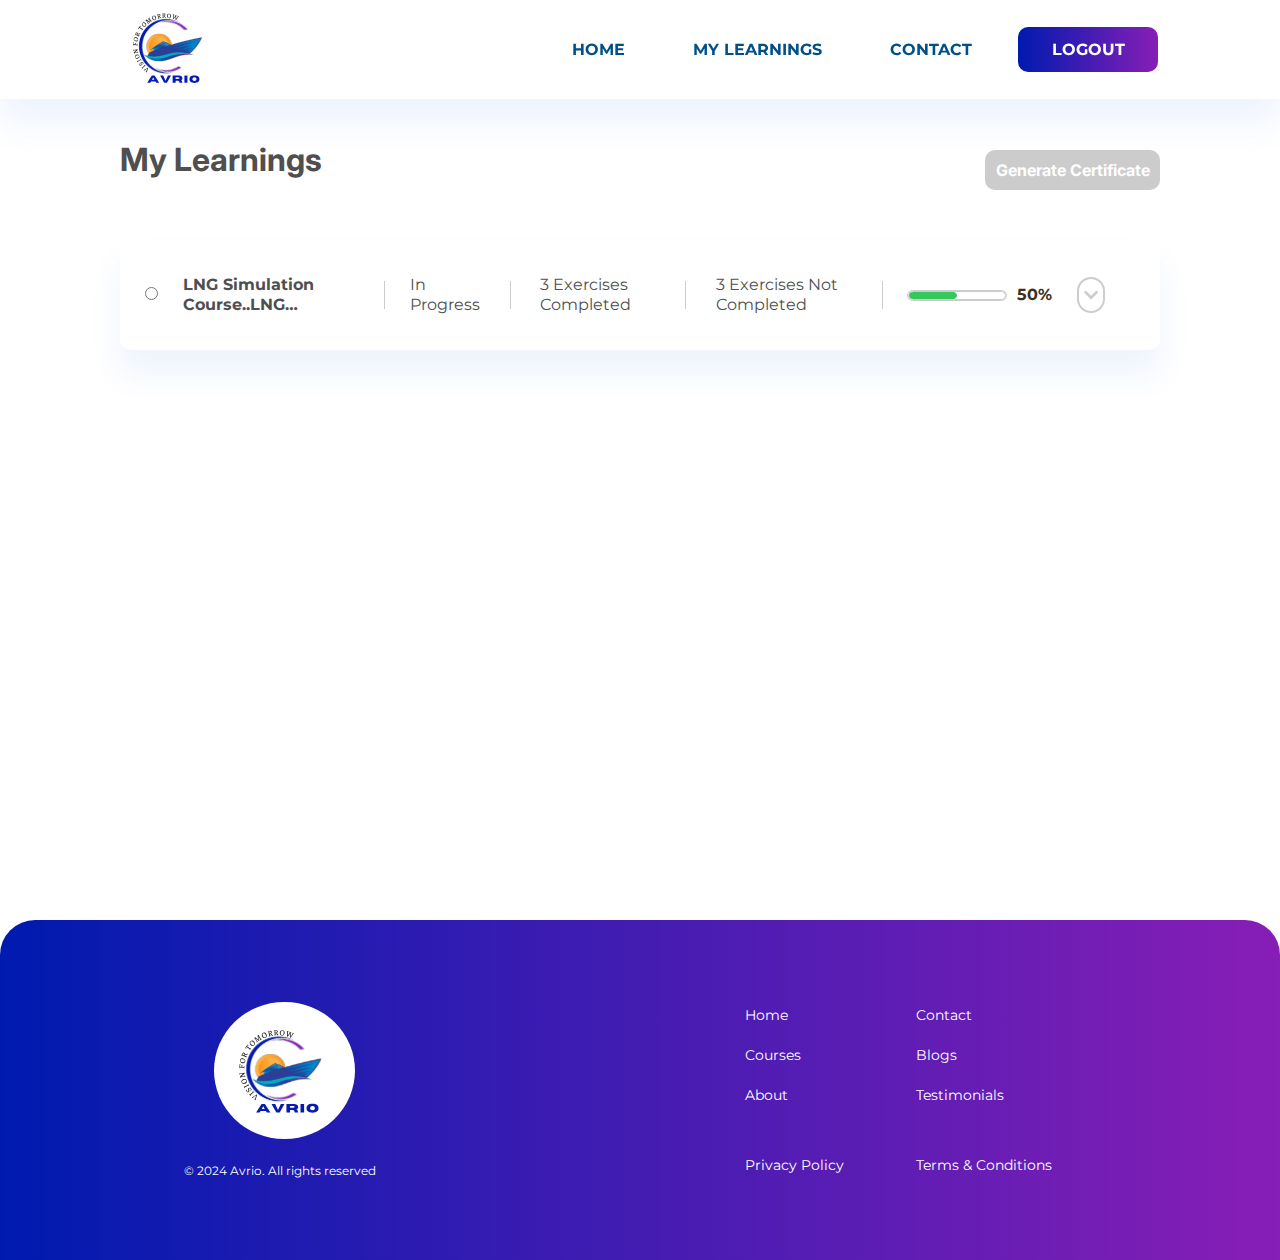
<file: learnings.html>
<!DOCTYPE html>
<html lang="en">

<head>
    <meta charset="UTF-8">
    <meta name="viewport" content="width=device-width, initial-scale=1.0">
    <title>My Learnings</title>
    <link rel="stylesheet" href="https://cdnjs.cloudflare.com/ajax/libs/font-awesome/6.4.0/css/all.min.css">
    <link rel="preconnect" href="https://fonts.googleapis.com">
    <link rel="preconnect" href="https://fonts.gstatic.com" crossorigin>
    <link href="https://fonts.googleapis.com/css2?family=Montserrat:ital,wght@0,100..900;1,100..900&display=swap"
        rel="stylesheet">

    <link rel="preconnect" href="https://fonts.googleapis.com">
    <link rel="preconnect" href="https://fonts.gstatic.com" crossorigin>
    <link
        href="https://fonts.googleapis.com/css2?family=Inter:ital,opsz,wght@0,14..32,100..900;1,14..32,100..900&display=swap"
        rel="stylesheet">
    <link rel="stylesheet" href="https://cdnjs.cloudflare.com/ajax/libs/font-awesome/5.15.4/css/all.min.css">
    <link rel="stylesheet" href="./style.css" />
</head>

<body>
    <nav class="nav course-page-nav">
        <a href="./index.html"><img src="./assets/avrio-logo.svg" alt=""></a>
        <ul>
            <li><a href="./index.html">HOME</a></li>
            <li><a href="./learnings.html">MY LEARNINGS</a></li>
            <li><a href="./contactus.html">CONTACT</a></li>
            <a href="#"><li>LOGOUT</li></a>
        </ul>
        <div class="humbargar">
            <div class="line1"></div>
            <div class="line2"></div>
            <div class="line3"></div>
        </div>
    </nav>


    <section class="learning-section section-margin">
        <div class="learning-heading">
            <h2>My Learnings</h2>
            <a href="">
                <div class="assessment-container">
                    <div class="assessment-background"></div>
                    <div class="assessment-text">Generate Certificate</div>
                </div>
            </a>
        </div>


        <!-- progress -->
        <div class="progress-list">
            <div class="progress-container-div">
                <div class="progress-card">
                    <div class="radio-container">
                        <input type="radio" id="radio1" name="single-radio" value="option1">
                        <label for="radio1" class="radio-label"></label>
                    </div>

                    <p class="ellipsis-text">LNG Simulation Course..LNG Simulation Course..</p>
                    <span class="seperator"></span>

                    <div class="progress-status">
                        <p class="progress-text">In Progress</p>
                        <span class="seperator"></span>

                        <p class="progress-text">3 Exercises Completed</p>
                        <span class="seperator"></span>

                        <p class="progress-text">3 Exercises Not Completed</p>
                        <span class="seperator"></span>
                    </div>

                    <div class="progress-bar">
                        <progress id="file" value="50" max="100"> 32% </progress>
                        <p>50%</p>
                    </div>

                    <div class="progress-icon">
                        <i class="fas fa-chevron-down"></i>
                    </div>
                </div>

                <div class="day-progress-list">
                    <div>
                        <div class="day-progress-card">

                            <p class="ellipsis-text">Day 1</p>

                            <div class="day-progress-status">

                                <p class="day-progress-text">3 Exercises Completed</p>
                                <span class="seperator"></span>

                                <p class="day-progress-text">3 Exercises Not Completed</p>
                            </div>

                            <span class="seperator"></span>

                            <div class="progress-bar">
                                <progress id="file" value="50" max="100"> 32% </progress>
                                <p>50%</p>
                            </div>

                            <div class="progress-icon">
                                <i class="fas fa-chevron-down"></i>
                            </div>

                        </div>

                        <div class="exercise-progress">
                            <div class="day-progress-card exercise-progress-card">

                                <p class="ellipsis-text exercise-title"> Really long Exercise
                                    Name 1 </p>

                                <div class="day-progress-status">
                                    <p class="day-progress-text">3 Milestones Completed</p>
                                    <span class="seperator"></span>

                                    <p class="day-progress-text">3 Milestones Remaining</p>
                                </div>

                                <span class="seperator"></span>

                                <div class="progress-bar">
                                    <progress id="file" value="50" max="100"> 32% </progress>
                                    <p>50%</p>
                                </div>

                                <div class="progress-icon">
                                    <i class="fas fa-chevron-down"></i>
                                </div>

                            </div>

                            <div class="day-progress-card exercise-progress-card">

                                <p class="ellipsis-text exercise-title"> Really long Exercise
                                    Name 2 </p>

                                <div class="day-progress-status">
                                    <p class="day-progress-text">3 Milestones Completed</p>
                                    <span class="seperator"></span>

                                    <p class="day-progress-text">3 Milestones Remaining</p>
                                </div>

                                <span class="seperator"></span>

                                <div class="progress-bar">
                                    <progress id="file" value="50" max="100"> 32% </progress>
                                    <p>50%</p>
                                </div>

                                <div class="progress-icon">
                                    <i class="fas fa-chevron-down"></i>
                                </div>

                            </div>

                            <div class="day-progress-card exercise-progress-card">

                                <p class="ellipsis-text exercise-title"> Really long Exercise
                                    Name 3 </p>

                                <div class="day-progress-status">
                                    <p class="day-progress-text">3 Milestones Completed</p>
                                    <span class="seperator"></span>

                                    <p class="day-progress-text">3 Milestones Remaining</p>
                                </div>

                                <span class="seperator"></span>

                                <div class="progress-bar">
                                    <progress id="file" value="50" max="100"> 32% </progress>
                                    <p>50%</p>
                                </div>

                                <div class="progress-icon">
                                    <i class="fas fa-chevron-down"></i>
                                </div>

                            </div>

                            <div class="day-progress-card exercise-progress-card">

                                <p class="ellipsis-text exercise-title"> Really long Exercise
                                    Name 4 </p>

                                <div class="day-progress-status">
                                    <p class="day-progress-text">3 Milestones Completed</p>
                                    <span class="seperator"></span>

                                    <p class="day-progress-text">3 Milestones Remaining</p>
                                </div>

                                <span class="seperator"></span>

                                <div class="progress-bar">
                                    <progress id="file" value="50" max="100"> 32% </progress>
                                    <p>50%</p>
                                </div>

                                <div class="progress-icon">
                                    <i class="fas fa-chevron-down"></i>
                                </div>

                            </div>
                        </div>

                    </div>

                    <div>
                        <div class="day-progress-card">

                            <p class="ellipsis-text">Day 2</p>

                            <div class="day-progress-status">

                                <p class="day-progress-text">3 Exercises Completed</p>
                                <span class="seperator"></span>

                                <p class="day-progress-text">3 Exercises Not Completed</p>
                            </div>

                            <span class="seperator"></span>

                            <div class="progress-bar">
                                <progress id="file" value="50" max="100"> 32% </progress>
                                <p>50%</p>
                            </div>

                            <div class="progress-icon">
                                <i class="fas fa-chevron-down"></i>
                            </div>

                        </div>

                        <div class="exercise-progress">
                            <div class="day-progress-card exercise-progress-card">

                                <p class="ellipsis-text exercise-title"> Really long Exercise
                                    Name 1 </p>

                                <div class="day-progress-status">
                                    <p class="day-progress-text">3 Milestones Completed</p>
                                    <span class="seperator"></span>

                                    <p class="day-progress-text">3 Milestones Remaining</p>
                                </div>

                                <span class="seperator"></span>

                                <div class="progress-bar">
                                    <progress id="file" value="50" max="100"> 32% </progress>
                                    <p>50%</p>
                                </div>

                                <div class="progress-icon">
                                    <i class="fas fa-chevron-down"></i>
                                </div>

                            </div>

                            <div class="day-progress-card exercise-progress-card">

                                <p class="ellipsis-text exercise-title"> Really long Exercise
                                    Name 2 </p>

                                <div class="day-progress-status">
                                    <p class="day-progress-text">3 Milestones Completed</p>
                                    <span class="seperator"></span>

                                    <p class="day-progress-text">3 Milestones Remaining</p>
                                </div>

                                <span class="seperator"></span>

                                <div class="progress-bar">
                                    <progress id="file" value="50" max="100"> 32% </progress>
                                    <p>50%</p>
                                </div>

                                <div class="progress-icon">
                                    <i class="fas fa-chevron-down"></i>
                                </div>

                            </div>

                            <div class="day-progress-card exercise-progress-card">

                                <p class="ellipsis-text exercise-title"> Really long Exercise
                                    Name 3 </p>

                                <div class="day-progress-status">
                                    <p class="day-progress-text">3 Milestones Completed</p>
                                    <span class="seperator"></span>

                                    <p class="day-progress-text">3 Milestones Remaining</p>
                                </div>

                                <span class="seperator"></span>

                                <div class="progress-bar">
                                    <progress id="file" value="50" max="100"> 32% </progress>
                                    <p>50%</p>
                                </div>

                                <div class="progress-icon">
                                    <i class="fas fa-chevron-down"></i>
                                </div>

                            </div>

                            <div class="day-progress-card exercise-progress-card">

                                <p class="ellipsis-text exercise-title"> Really long Exercise
                                    Name 4 </p>

                                <div class="day-progress-status">
                                    <p class="day-progress-text">3 Milestones Completed</p>
                                    <span class="seperator"></span>

                                    <p class="day-progress-text">3 Milestones Remaining</p>
                                </div>

                                <span class="seperator"></span>

                                <div class="progress-bar">
                                    <progress id="file" value="50" max="100"> 32% </progress>
                                    <p>50%</p>
                                </div>

                                <div class="progress-icon">
                                    <i class="fas fa-chevron-down"></i>
                                </div>

                            </div>
                        </div>

                    </div>


                    <div>
                        <div class="day-progress-card">

                            <p class="ellipsis-text">Day 3</p>

                            <div class="day-progress-status">

                                <p class="day-progress-text">3 Exercises Completed</p>
                                <span class="seperator"></span>

                                <p class="day-progress-text">3 Exercises Not Completed</p>
                            </div>

                            <span class="seperator"></span>

                            <div class="progress-bar">
                                <progress id="file" value="50" max="100"> 32% </progress>
                                <p>50%</p>
                            </div>

                            <div class="progress-icon">
                                <i class="fas fa-chevron-down"></i>
                            </div>

                        </div>

                        <div class="exercise-progress">
                            <div class="day-progress-card exercise-progress-card">

                                <p class="ellipsis-text exercise-title"> Really long Exercise
                                    Name 1 </p>

                                <div class="day-progress-status">
                                    <p class="day-progress-text">3 Milestones Completed</p>
                                    <span class="seperator"></span>

                                    <p class="day-progress-text">3 Milestones Remaining</p>
                                </div>

                                <span class="seperator"></span>

                                <div class="progress-bar">
                                    <progress id="file" value="50" max="100"> 32% </progress>
                                    <p>50%</p>
                                </div>

                                <div class="progress-icon">
                                    <i class="fas fa-chevron-down"></i>
                                </div>

                            </div>

                            <div class="day-progress-card exercise-progress-card">

                                <p class="ellipsis-text exercise-title"> Really long Exercise
                                    Name 2 </p>

                                <div class="day-progress-status">
                                    <p class="day-progress-text">3 Milestones Completed</p>
                                    <span class="seperator"></span>

                                    <p class="day-progress-text">3 Milestones Remaining</p>
                                </div>

                                <span class="seperator"></span>

                                <div class="progress-bar">
                                    <progress id="file" value="50" max="100"> 32% </progress>
                                    <p>50%</p>
                                </div>

                                <div class="progress-icon">
                                    <i class="fas fa-chevron-down"></i>
                                </div>

                            </div>

                            <div class="day-progress-card exercise-progress-card">

                                <p class="ellipsis-text exercise-title"> Really long Exercise
                                    Name 3 </p>

                                <div class="day-progress-status">
                                    <p class="day-progress-text">3 Milestones Completed</p>
                                    <span class="seperator"></span>

                                    <p class="day-progress-text">3 Milestones Remaining</p>
                                </div>

                                <span class="seperator"></span>

                                <div class="progress-bar">
                                    <progress id="file" value="50" max="100"> 32% </progress>
                                    <p>50%</p>
                                </div>

                                <div class="progress-icon">
                                    <i class="fas fa-chevron-down"></i>
                                </div>

                            </div>

                            <div class="day-progress-card exercise-progress-card">

                                <p class="ellipsis-text exercise-title"> Really long Exercise
                                    Name 4 </p>

                                <div class="day-progress-status">
                                    <p class="day-progress-text">3 Milestones Completed</p>
                                    <span class="seperator"></span>

                                    <p class="day-progress-text">3 Milestones Remaining</p>
                                </div>

                                <span class="seperator"></span>

                                <div class="progress-bar">
                                    <progress id="file" value="50" max="100"> 32% </progress>
                                    <p>50%</p>
                                </div>

                                <div class="progress-icon">
                                    <i class="fas fa-chevron-down"></i>
                                </div>

                            </div>
                        </div>

                    </div>


                    <div>
                        <div class="day-progress-card">

                            <p class="ellipsis-text">Day 4</p>

                            <div class="day-progress-status">

                                <p class="day-progress-text">3 Exercises Completed</p>
                                <span class="seperator"></span>

                                <p class="day-progress-text">3 Exercises Not Completed</p>
                            </div>

                            <span class="seperator"></span>

                            <div class="progress-bar">
                                <progress id="file" value="50" max="100"> 32% </progress>
                                <p>50%</p>
                            </div>

                            <div class="progress-icon">
                                <i class="fas fa-chevron-down"></i>
                            </div>

                        </div>

                        <div class="exercise-progress">
                            <div class="day-progress-card exercise-progress-card">

                                <p class="ellipsis-text exercise-title"> Really long Exercise
                                    Name 1 </p>

                                <div class="day-progress-status">
                                    <p class="day-progress-text">3 Milestones Completed</p>
                                    <span class="seperator"></span>

                                    <p class="day-progress-text">3 Milestones Remaining</p>
                                </div>

                                <span class="seperator"></span>

                                <div class="progress-bar">
                                    <progress id="file" value="50" max="100"> 32% </progress>
                                    <p>50%</p>
                                </div>

                                <div class="progress-icon">
                                    <i class="fas fa-chevron-down"></i>
                                </div>

                            </div>

                            <div class="day-progress-card exercise-progress-card">

                                <p class="ellipsis-text exercise-title"> Really long Exercise
                                    Name 2 </p>

                                <div class="day-progress-status">
                                    <p class="day-progress-text">3 Milestones Completed</p>
                                    <span class="seperator"></span>

                                    <p class="day-progress-text">3 Milestones Remaining</p>
                                </div>

                                <span class="seperator"></span>

                                <div class="progress-bar">
                                    <progress id="file" value="50" max="100"> 32% </progress>
                                    <p>50%</p>
                                </div>

                                <div class="progress-icon">
                                    <i class="fas fa-chevron-down"></i>
                                </div>

                            </div>

                            <div class="day-progress-card exercise-progress-card">

                                <p class="ellipsis-text exercise-title"> Really long Exercise
                                    Name 3 </p>

                                <div class="day-progress-status">
                                    <p class="day-progress-text">3 Milestones Completed</p>
                                    <span class="seperator"></span>

                                    <p class="day-progress-text">3 Milestones Remaining</p>
                                </div>

                                <span class="seperator"></span>

                                <div class="progress-bar">
                                    <progress id="file" value="50" max="100"> 32% </progress>
                                    <p>50%</p>
                                </div>

                                <div class="progress-icon">
                                    <i class="fas fa-chevron-down"></i>
                                </div>

                            </div>

                            <div class="day-progress-card exercise-progress-card">

                                <p class="ellipsis-text exercise-title"> Really long Exercise
                                    Name 4 </p>

                                <div class="day-progress-status">
                                    <p class="day-progress-text">3 Milestones Completed</p>
                                    <span class="seperator"></span>

                                    <p class="day-progress-text">3 Milestones Remaining</p>
                                </div>

                                <span class="seperator"></span>

                                <div class="progress-bar">
                                    <progress id="file" value="50" max="100"> 32% </progress>
                                    <p>50%</p>
                                </div>

                                <div class="progress-icon">
                                    <i class="fas fa-chevron-down"></i>
                                </div>

                            </div>
                        </div>

                    </div>


                    <div>
                        <div class="day-progress-card">

                            <p class="ellipsis-text">Day 5</p>

                            <div class="day-progress-status">

                                <p class="day-progress-text">3 Exercises Completed</p>
                                <span class="seperator"></span>

                                <p class="day-progress-text">3 Exercises Not Completed</p>
                            </div>

                            <span class="seperator"></span>

                            <div class="progress-bar">
                                <progress id="file" value="50" max="100"> 32% </progress>
                                <p>50%</p>
                            </div>

                            <div class="progress-icon">
                                <i class="fas fa-chevron-down"></i>
                            </div>

                        </div>

                        <div class="exercise-progress">
                            <div class="day-progress-card exercise-progress-card">

                                <p class="ellipsis-text exercise-title"> Really long Exercise
                                    Name 1 </p>

                                <div class="day-progress-status">
                                    <p class="day-progress-text">3 Milestones Completed</p>
                                    <span class="seperator"></span>

                                    <p class="day-progress-text">3 Milestones Remaining</p>
                                </div>

                                <span class="seperator"></span>

                                <div class="progress-bar">
                                    <progress id="file" value="50" max="100"> 32% </progress>
                                    <p>50%</p>
                                </div>

                                <div class="progress-icon">
                                    <i class="fas fa-chevron-down"></i>
                                </div>

                            </div>

                            <div class="day-progress-card exercise-progress-card">

                                <p class="ellipsis-text exercise-title"> Really long Exercise
                                    Name 2 </p>

                                <div class="day-progress-status">
                                    <p class="day-progress-text">3 Milestones Completed</p>
                                    <span class="seperator"></span>

                                    <p class="day-progress-text">3 Milestones Remaining</p>
                                </div>

                                <span class="seperator"></span>

                                <div class="progress-bar">
                                    <progress id="file" value="50" max="100"> 32% </progress>
                                    <p>50%</p>
                                </div>

                                <div class="progress-icon">
                                    <i class="fas fa-chevron-down"></i>
                                </div>

                            </div>

                            <div class="day-progress-card exercise-progress-card">

                                <p class="ellipsis-text exercise-title"> Really long Exercise
                                    Name 3 </p>

                                <div class="day-progress-status">
                                    <p class="day-progress-text">3 Milestones Completed</p>
                                    <span class="seperator"></span>

                                    <p class="day-progress-text">3 Milestones Remaining</p>
                                </div>

                                <span class="seperator"></span>

                                <div class="progress-bar">
                                    <progress id="file" value="50" max="100"> 32% </progress>
                                    <p>50%</p>
                                </div>

                                <div class="progress-icon">
                                    <i class="fas fa-chevron-down"></i>
                                </div>

                            </div>

                            <div class="day-progress-card exercise-progress-card">

                                <p class="ellipsis-text exercise-title"> Really long Exercise
                                    Name 4 </p>

                                <div class="day-progress-status">
                                    <p class="day-progress-text">3 Milestones Completed</p>
                                    <span class="seperator"></span>

                                    <p class="day-progress-text">3 Milestones Remaining</p>
                                </div>

                                <span class="seperator"></span>

                                <div class="progress-bar">
                                    <progress id="file" value="50" max="100"> 32% </progress>
                                    <p>50%</p>
                                </div>

                                <div class="progress-icon">
                                    <i class="fas fa-chevron-down"></i>
                                </div>

                            </div>
                        </div>

                    </div>


                    <div>
                        <div class="day-progress-card">

                            <p class="ellipsis-text">Day 6</p>

                            <div class="day-progress-status">

                                <p class="day-progress-text">3 Exercises Completed</p>
                                <span class="seperator"></span>

                                <p class="day-progress-text">3 Exercises Not Completed</p>
                            </div>

                            <span class="seperator"></span>

                            <div class="progress-bar">
                                <progress id="file" value="50" max="100"> 32% </progress>
                                <p>50%</p>
                            </div>

                            <div class="progress-icon">
                                <i class="fas fa-chevron-down"></i>
                            </div>

                        </div>

                        <div class="exercise-progress">
                            <div class="day-progress-card exercise-progress-card">

                                <p class="ellipsis-text exercise-title"> Really long Exercise
                                    Name 1 </p>

                                <div class="day-progress-status">
                                    <p class="day-progress-text">3 Milestones Completed</p>
                                    <span class="seperator"></span>

                                    <p class="day-progress-text">3 Milestones Remaining</p>
                                </div>

                                <span class="seperator"></span>

                                <div class="progress-bar">
                                    <progress id="file" value="50" max="100"> 32% </progress>
                                    <p>50%</p>
                                </div>

                                <div class="progress-icon">
                                    <i class="fas fa-chevron-down"></i>
                                </div>

                            </div>

                            <div class="day-progress-card exercise-progress-card">

                                <p class="ellipsis-text exercise-title"> Really long Exercise
                                    Name 2 </p>

                                <div class="day-progress-status">
                                    <p class="day-progress-text">3 Milestones Completed</p>
                                    <span class="seperator"></span>

                                    <p class="day-progress-text">3 Milestones Remaining</p>
                                </div>

                                <span class="seperator"></span>

                                <div class="progress-bar">
                                    <progress id="file" value="50" max="100"> 32% </progress>
                                    <p>50%</p>
                                </div>

                                <div class="progress-icon">
                                    <i class="fas fa-chevron-down"></i>
                                </div>

                            </div>

                            <div class="day-progress-card exercise-progress-card">

                                <p class="ellipsis-text exercise-title"> Really long Exercise
                                    Name 3 </p>

                                <div class="day-progress-status">
                                    <p class="day-progress-text">3 Milestones Completed</p>
                                    <span class="seperator"></span>

                                    <p class="day-progress-text">3 Milestones Remaining</p>
                                </div>

                                <span class="seperator"></span>

                                <div class="progress-bar">
                                    <progress id="file" value="50" max="100"> 32% </progress>
                                    <p>50%</p>
                                </div>

                                <div class="progress-icon">
                                    <i class="fas fa-chevron-down"></i>
                                </div>

                            </div>

                            <div class="day-progress-card exercise-progress-card">

                                <p class="ellipsis-text exercise-title"> Really long Exercise
                                    Name 4 </p>

                                <div class="day-progress-status">
                                    <p class="day-progress-text">3 Milestones Completed</p>
                                    <span class="seperator"></span>

                                    <p class="day-progress-text">3 Milestones Remaining</p>
                                </div>

                                <span class="seperator"></span>

                                <div class="progress-bar">
                                    <progress id="file" value="50" max="100"> 32% </progress>
                                    <p>50%</p>
                                </div>

                                <div class="progress-icon">
                                    <i class="fas fa-chevron-down"></i>
                                </div>

                            </div>
                        </div>

                    </div>
                </div>
            </div>

        </div>
    </section>





















    <!-- footer -->
    <footer>
        <div class="wrapper">
            <div class="footer">
                <div class="row">
                    <div class="col1">
                        <a href="./index.html"><img src="./assets/avrio-logo.svg" alt="logo"></a>
                        <p class="bodycontent">© 2024 Avrio. All rights reserved</p>
                    </div>

                    <div class="col2">
                        <ul class="quicklink">
                            <li><a href="#">Home</a></li>
                            <li><a href="#">Courses</a></li>
                            <li> <a href="#">About</a></li>
                            <li> <a href="#">Privacy Policy</a></li>

                        </ul>
                    </div>
                    <div class="col3">
                        <ul class="quicklink">
                            <li><a href="#">Contact</a></li>
                            <li><a href="#">Blogs</a></li>
                            <li> <a href="#">Testimonials</a></li>
                            <li> <a href="#">Terms & Conditions</a></li>

                        </ul>
                    </div>
                </div>

            </div>

            <div class="footer-mobile">

                <div class="row ">
                    <div class="col1">
                        <img src="./assets/avrio-logo.svg" alt="logo">
                    </div>

                    <div class="col2">
                        <ul class="quicklink">
                            <li><a href="#">Home</a></li>
                            <li><a href="#">Courses</a></li>
                            <li> <a href="#">About</a></li>
                            <li> <a href="#">Privacy Policy</a></li>

                        </ul>
                    </div>
                    <div class="col3">
                        <ul class="quicklink">
                            <li><a href="#">Contact</a></li>
                            <li><a href="#">Blogs</a></li>
                            <li> <a href="#">Testimonials</a></li>
                            <li> <a href="#">Terms & Conditions</a></li>

                        </ul>
                    </div>
                </div>
                <p class="bodycontent">© 2024 Avrio. All rights reserved</p>
            </div>


        </div>
    </footer>



    <script src="./script.js"></script>
    <script>
        // navbar
        let button = document.querySelector(".humbargar");
        let menu = document.querySelector(".nav ul");
        button.addEventListener("click", () => {
            menu.classList.toggle("display");
            button.children[0].classList.toggle("toggle1");
            button.children[1].classList.toggle("toggle2");
            button.children[2].classList.toggle("toggle3");
        });




        //accordion
        // Get all the chevron down icons
        const toggleIcons = document.querySelectorAll('.progress-icon i');

        // Add click event to each icon
        toggleIcons.forEach((icon) => {
            icon.addEventListener('click', function () {
                // Get the associated day-progress-list for the clicked icon
                const dayProgressList = this.closest('.progress-card').nextElementSibling;

                // If the clicked list is already open, close it and stop further actions
                if (dayProgressList.classList.contains('visible')) {
                    dayProgressList.classList.remove('visible');
                    this.classList.remove('rotate');
                    return;
                }

                // Otherwise, close any other open lists
                const allProgressLists = document.querySelectorAll('.day-progress-list.visible');
                const allIcons = document.querySelectorAll('.progress-icon i.rotate');

                allProgressLists.forEach((list) => {
                    list.classList.remove('visible');
                });

                allIcons.forEach((rotatedIcon) => {
                    rotatedIcon.classList.remove('rotate');
                });

                // Open the clicked day-progress-list and rotate the icon
                dayProgressList.classList.add('visible');
                this.classList.add('rotate');
            });
        });





        // exercise
        // Get all the down arrow icons inside day-progress cards
        const dayProgressIcons = document.querySelectorAll('.day-progress-card .progress-icon i');

        // Add click event listener to each icon
        dayProgressIcons.forEach((icon) => {
            icon.addEventListener('click', function () {
                // Find the exercise-progress card associated with the day-progress card
                const exerciseProgress = this.closest('.day-progress-card').nextElementSibling;

                // Toggle visibility of the exercise-progress section
                if (exerciseProgress && exerciseProgress.classList.contains('exercise-progress')) {
                    const isCurrentlyVisible = exerciseProgress.style.display === 'block';

                    // Close all other exercise-progress sections
                    document.querySelectorAll('.exercise-progress').forEach((section) => {
                        section.style.display = 'none';
                    });

                    // Show the clicked exercise-progress if it was previously hidden
                    exerciseProgress.style.display = isCurrentlyVisible ? 'none' : 'block';

                    // Optionally, rotate the arrow icon when exercise-progress is shown
                    document.querySelectorAll('.day-progress-card .progress-icon i').forEach((icon) => {
                        icon.classList.remove('rotate');
                    });
                    if (!isCurrentlyVisible) {
                        this.classList.add('rotate');
                    }
                }
            });
        });




    </script>
</body>

</html>
</file>
<file: style.css>
/*
Theme Name: Avrio
*/

@charset "utf-8";
/* CSS Document */
* {
  padding: 0;
  margin: 0;
  box-sizing: border-box;
}

body {
  overflow-x: hidden;
}

p,h1,h2,h3,h4,h5,h6,span,li,a{
  font-family: "Montserrat", sans-serif;
}

ul li, ol li{
  font-size: 18px;
  margin-left: 20px;
}

table {
  font-family: "Montserrat", sans-serif;
  border-collapse: collapse;
  width: 100%;
}

td, th {
  border: 1px solid black;
  text-align: left;
  padding: 8px;
}

a {
  text-decoration: none;
  color: white;
}

#navbar {
  visibility: hidden; /* Or you can use display: none; */
}

/* Preloader Styles */
#preloader {
  position: fixed;
  top: 0;
  left: 0;
  width: 100%;
  height: 100%;
  background-color: #fff;
  z-index: 9999;
  display: flex;
  justify-content: center;
  align-items: center;
}

#loader-logo {
  width: 150px;
}

.topic:last-child{
  border: none;
}

/* hero section */

.hero {
  margin-top: 100px;
  position: relative;
}

.banner {
  position: relative;
  height: 90vh;
  overflow: hidden;
}

.banner img {
  width: 100%;
  height: 100%;
  object-fit: cover;
  position: absolute;
  top: 0;
  left: 0;
  z-index: -1;
}

.banner-video {
  width: 100%;
  height: 100%;
  object-fit: cover;
  position: absolute;
  top: 0;
  left: 0;
  z-index: -1;
}

.hero-svg {
  position: absolute;
  bottom: 0;
  left: 0;
}

.hero-text {
  position: absolute;
  top: 25%;
  left: 0;
  margin-left: 120px;
  z-index: 20;
  color: white;
}

.hero-text h1 {
  color: white;
  font-size: 56px;
  font-weight: bold;
  font-family: "Montserrat", sans-serif;
  line-height: 60px;
  padding-bottom: 26px;
}

.hero-text h3 {
  color: white;
  font-size: 18px;
  font-weight: normal;
  font-family: "Montserrat", sans-serif;
  line-height: 30px;
  padding-bottom: 26px;
  width: 60%;
}

/* button */
.button-container {
  width: 140px;
  height: 40px;
  position: relative;
  cursor: pointer;
}

.button-background {
  width: 100%;
  height: 100%;
  position: absolute;
  background: linear-gradient(90deg, #001aaf 0%, #871eb6 100%);
  border-radius: 10px;
}

.button-text {
  width: 100%;
  height: 100%;
  position: absolute;
  top: 0;
  left: 0;
  display: flex;
  align-items: center;
  justify-content: center;
  text-align: center;
  color: white;
  font-size: 16px;
  font-family: "Inter", sans-serif;
  font-weight: 700;
}

/* about */

.about {
  background: linear-gradient(90deg, #001aaf 0%, #871eb6 100%);
  position: relative;
  padding-top: 60px;
  z-index: 1;
  padding-bottom: 60px;
}

.hr {
  height: 1.5px;
  border: none;
  background-color: #ccc;
  margin: 5px 0px;
}

.aboutcontent {
  border-radius: 10px;
  background-color: white;
  padding: 36px 80px 36px 80px;
  margin-top: -140px;
  z-index: 8;
  position: relative;
  margin-left: 120px;
  margin-right: 120px;
}

.aboutcontent p {
  margin-bottom: 20px;
  color: #3a321d;
  font-size: 16px;
  font-weight: normal;
  font-family: "Montserrat", sans-serif;
  line-height: 25px;
  padding-top: 10px;
  padding-bottom: 10px;
  width: 97%;
}

.aboutcontent h3 {
  color: #3a321d;
  font-size: 28px;
  font-weight: bold;
  font-family: "Montserrat", sans-serif;
  line-height: 40px; /* Tailwind leading-10 */
  padding-bottom: 15px;
  letter-spacing: 0.5px;
}

/* offered courses */
.offered-course {
  margin: 50px 120px 50px 120px;
}

.offered-course h3 {
  color: #3a321d;
  font-family: "Montserrat", sans-serif;
  font-size: 32px;
  font-weight: bold;
  line-height: 20px;
  margin-bottom: 40px;
}

.offered-course-container {
  display: flex;
  width: 100%;
  border: 1px solid #ccc;
  border-radius: 10px;
  height: 499px;
  transition: box-shadow 0.3s ease;
}

.offered-course-container:hover {
  box-shadow: rgba(100, 100, 111, 0.2) 0px 7px 29px 0px;
}

.img-div {
  height: 499px;
  width: 38%;
}

.img-div img {
  width: 100%;
  height: 499px;
}

.text-div {
  width: 62%;
  padding: 50px;
  display: flex;
  flex-direction: column;
  justify-content: space-between;
}

.text-div h4 {
  color: #3a321d;
  font-family: "Montserrat", sans-serif;
  font-size: 24px;
  font-weight: bold;
  line-height: 40px;
}

.text-div p {
  color: #3a321d;
  font-family: "Montserrat", sans-serif;
  font-size: 18px;
  line-height: 25px;
  width: 90%;
}

.text-div button {
  width: 142.15px;
  height: 61.94px;
  background: linear-gradient(to right, #001aaf, #871eb6);
  border-radius: 10px;
  text-align: center;
  color: white;
  font-size: 16px; /* Tailwind text-base */
  font-weight: bold;
  font-family: "Montserrat", sans-serif;
  border: none;
  cursor: pointer;
}

/* testimonial */

.testimonial-bg {
  background-image: url("./assets/Testimonials.jpeg");
  background-repeat: no-repeat;
  background-position: center;
  background-size: cover;
  height: 631px;
  position: relative;
  padding: 0 25px;
}

.testimonial {
  margin-top: 80px;
}

.testimonial .heading {
  color: #fff;
  font-family: "Montserrat", sans-serif;
  font-size: 32px;
  font-weight: bold;
  line-height: 20px;
  margin-left: 120px;
  padding-top: 50px;
  padding-bottom: 50px;
}

.section {
  position: relative;
  width: 100%;
  margin-top: 20px;
  height: 55vh;
  display: flex;
  justify-content: center;
  align-items: center;
}

.swiper-wrapper {
  align-items: center;
}

.swiper {
  width: 82vw;
  /* margin: 0 120px; */
}

.swiper-button-next,
.swiper-button-prev {
  opacity: 1;
  color: white;
  transition: all 0.3s ease;
  width: 65px !important;
  height: 62px !important;
}

.card {
  width: 300px;
  background: white;
  box-shadow: 0px 24px 32px rgba(43.55, 99.24, 229.19, 0.08);
  border-radius: 10px;
  display: flex;
  flex-direction: column;
  align-items: center;
  text-align: center;
  justify-content: center;
  overflow: hidden; /* Hide overflow for smooth transition */
  transition: min-height 0.5s ease, padding 0.5s ease;
  height: 200px; /* Set to auto to fit content */
  padding: 45px 60px;
}


.card p {
  text-align: center;
  color: rgba(58, 50, 29, 0.9); /* Equivalent to #3a321d/90 */
  font-size: 14px; /* Equivalent to text-sm */
  font-weight: normal;
  font-family: "Montserrat", sans-serif;
  line-height: 25px;
  letter-spacing: 0.05em;
  margin: 0; /* Reset margin if needed */
  max-height: 0; /* Hide the paragraph initially */
  padding: 0;
  overflow: hidden;
  transition: max-height 0.5s ease, opacity 0.3s ease, padding 0.3s ease; /* Smooth height and opacity transition */
  opacity: 0; /* Hide content initially */
}

.card h2 {
  text-align: center;
  color: #3a321d;
  font-size: 22px;
  font-weight: 800; 
  font-family: "Montserrat", sans-serif;
  padding-bottom: 30px;
}

.card h3 {
  text-align: center;
  color: #3a321d;
  font-size: 14px;
  font-weight: 800; 
  font-family: "Montserrat", sans-serif;
}

.card span {
  text-align: center;
  color: #3a321d;
  font-size: 12px; 
  font-weight: normal;
  font-family: "Montserrat", sans-serif;
}

.card:hover{
  min-height: 400px;
  border-radius: 10px !important;
}

.card:hover p {
  max-height: 300px;
  opacity: 1; 
  padding: 50px 0;
}

.card:hover h2 {
  padding-bottom: 0;
}


/* client section */
.clients {
  margin: 80px 0;
}

.client-text {
  margin: 0 120px;
}

.client-text h3 {
  color: #3a321d;
  font-family: "Montserrat", sans-serif;
  font-size: 32px;
  font-weight: bold;
  line-height: 20px;
}

.client-text p {
  color: #3a321d;
  font-family: "Montserrat", sans-serif;
  font-size: 18px;
  font-weight: normal;
  line-height: 32px;
  padding-top: 30px;
  padding-bottom: 30px;
  width: 70%;
}

@keyframes slide {
  from {
    transform: translateX(0);
  }

  to {
    transform: translateX(-100%);
  }
}

.logos {
  overflow: hidden;
  background-color: #f6f8f9;
  white-space: nowrap;
  position: relative;
}

.logos-slide {
  align-items: center;
  display: inline-flex;
  animation: slide 12s linear infinite;
  padding: 10px 0;
}

.logos-slide img {
  /* display: inline-block; */
  margin: 0 40px;
  height: 100%;
  position: relative;
}

.logos-slide span {
  display: block;
  width: 1px; /* Width of the vertical line */
  height: 100px; /* Adjust based on your design */
  background-color: lightgray; /* Color of the vertical line */
  /* margin: 0 10px;  */
}

/*-----blog post----*/
.blog-main {
  margin: 50px 120px;
}

.blog-heading {
  color: #3a321d;
  font-family: "Montserrat", sans-serif;
  font-size: 32px;
  font-weight: bold;
  line-height: 20px;
  padding-bottom: 50px;
}

.blog-posts {
  display: grid;
  gap: 20px;
  grid-template-columns: repeat(4, 1fr);
  overflow-x: auto;
  scrollbar-width: none;
  margin-bottom: 15px;
  border-radius: 10px;
}

.post {
  position: relative;
  overflow: hidden;
  width: 700px;
  border-radius: 10px;
  height: 504px;
}

.post img {
  width: 100%;
  height: 100%;
}

.post h3 {
  position: absolute;
  left: 5%;
  bottom: 8%;
  color: #fff;
  padding: 10px 0;
}

.post-category {
  /* display: inline-block; */
  padding: 1px 10px;
  position: absolute;
  bottom: 19%;
  left: 5%;
  border-radius: 5px;
}

.post-category p {
  opacity: 0.8;
  color: black;
  font-family: "Montserrat", sans-serif;
  font-size: 8px;
  font-weight: bold;
  text-transform: uppercase;
  line-height: 18px;
  letter-spacing: -0.015em;
}

.post-title {
  color: white;
  font-family: "Montserrat", sans-serif;
  font-size: 1.25rem;
  font-weight: bold;
  line-height: 1.5;
}

.post-date {
  position: absolute;
  bottom: 5%;
  left: 5%;
  opacity: 0.8;
  color: white;
  font-family: "Montserrat", sans-serif;
  font-size: 0.875rem; /* Tailwind's text-sm */
  font-weight: bold;
  line-height: 18px;
}

.scrollbar {
  height: 24px;
  width: 100%;
  display: flex;
  align-items: center;
}

.scrollbartrack {
  height: 0.625rem;
  width: 100%;
  background: #dad4d4;
  position: relative;
  border-radius: 4px;
}

.scrollbar .scrollthumb:active {
  cursor: grabbing;
  height: 8px;
}

.scrollthumb {
  position: absolute;
  height: 100%;
  width: 100px;
  background: linear-gradient(90deg, #001aaf 0%, #871eb6 100%);
  border-radius: inherit;
  cursor: grab;
  left: 0;
}

.scrollthumb::after {
  content: "";
  position: absolute;
  left: 0;
  right: 0;
  top: -10px;
  bottom: -10px;
}

/* footer */

footer {
  background: linear-gradient(90deg, #001aaf 0%, #871eb6 100%);
  padding: 75px 13.38rem;
  margin-top: 50px;
  border-top-left-radius: 35px;
  border-top-right-radius: 35px;
}

footer .row {
  display: flex;
}

footer .row .col1 {
  width: 60%;
  display: flex;
  gap: 20px;
  flex-direction: column;
  justify-content: center;
}

.col1 p {
  font-family: "Montserrat", sans-serif;
  font-size: 12px;
  font-weight: normal;
}

.col2,
.col3 {
  width: 20%;
}

.quicklink li {
  color: white;
  font-family: "Montserrat", sans-serif;
  font-size: 14px;
  font-weight: normal;
  line-height: 2.5rem;
}

.quicklink a {
  text-decoration: none;
  color: white;
}

footer .row .col1 p {
  color: white;
  margin-left: -30px;
}

footer img {
  border-radius: 50%;
  background-color: white;
  width: 140.44px;
  height: 137px;
}

footer ul {
  line-height: 2.5em;
  list-style: none;
}

footer ul li:last-child {
  margin-top: 30px;
}

.footer-mobile p {
  font-family: "Montserrat", sans-serif;
  font-size: 12px !important;
  bottom: 50%;
  text-align: center;
  color: white;
  padding: 30px 0 0 0;
}

.footer-mobile {
  display: none;
}
/* course page  */
/* model */

.modal {
  display: none;
  position: fixed;
  z-index: 9999;
  left: 50%;
  top: 50%;
  transform: translate(-50%, -50%);
  width: 100%;
  height: 100%;
  background-color: rgba(0, 0, 0, 0.4);
  overflow: auto;
}

.modal-content {
  position: relative;
  background-color: white;
  margin: 5% auto;
  /* padding: 40px 50px; */
  border: 1px solid #888;
  width: 60%;
  border-radius: 20px;
  max-width: 830px;
}

.project-detail {
  position: relative;
  z-index: 1;
  display: flex;
  flex-direction: column;
  justify-content: center;
  gap: 20px;
  background-color: white;
  box-shadow: rgba(100, 100, 111, 0.2) 0px 7px 29px 0px;
  border-radius: 20px;
  /* margin: 100px 120px; */
  padding: 30px 50px;
  /* margin: 60px; */
  margin: 100px 120px;
}

.project-detail h4 {
  height: 3rem;
  text-align: center;
  color: #666666;
  font-family: "Montserrat", sans-serif;
  font-size: 1.125rem;
  font-weight: bold;
}

.project-detail form {
  margin-top: 20px;
  display: flex;
  flex-direction: column;
  gap: 30px;
  justify-content: center;
  align-items: center;
}

.project-detail form input,
.project-detail form textarea,
.select-div {
  border: 1px solid #cccccc;
  width: 100%;
  padding: 10px 20px;
  border-radius: 5px;
  box-sizing: border-box;
}

.project-detail form textarea {
  height: 6.45rem;
}

.project-detail form input::placeholder,
.project-detail form textarea::placeholder {
  color: #666;
}

.project-detail select {
  width: 100%;
  color: #666;
  border: none;
}

.project-detail button {
  width: 150px;
  padding: 5px 20px;
  border-radius: 10px;
  color: white;
  background: linear-gradient(90deg, #001aaf 0%, #871eb6 100%);
}

.close {
  color: #aaa;
  float: right;
  font-weight: bold;
  margin-right: -10px;
}

.close svg {
  transform: scale(0.6);
}

.close:hover,
.close:focus {
  color: black;
  text-decoration: none;
  cursor: pointer;
}

body.modal-open {
  overflow: hidden;
}

.modal-open .modal {
  overflow-y: auto;
}

.svg {
  position: absolute;
  z-index: 0;
  bottom: 0;
  left: 0;
  border-radius: 0 0 20px 20px;
}

.placeholder {
  color: #666666;
  font-family: "Montserrat", sans-serif;
  font-size: 0.875rem; /* Tailwind's text-sm, equivalent to 14px */
  font-weight: bold;
}

.form-button {
  width: 200px;
  height: 40px;
  position: relative;
  display: flex;
  justify-content: center;
  align-items: center;
}


.form-button .text {
  width: 200px;
  padding: 15px;
  cursor: pointer;
  text-align: center;
  color: white;
  font-size: 16px;
  font-weight: bold;
  font-family: "Montserrat", sans-serif;
  background: linear-gradient(to right, #001aaf, #871eb6);
  border-radius: 10px;
}

/* hero section */

.course-banner {
  /* height: 671px; */
  height: 90vh;
  margin-top: 100px;
}

.course-banner img {
  width: 100%;
  height: 100%;
  object-fit: cover;
  position: absolute;
  top: 0;
  left: 0;
  z-index: -1;
}

.course-hero-text {
  position: absolute;
  top: 25%;
  left: 0;
  margin-left: 120px;
  z-index: 20;
  color: white;
}

.course-hero-text h1 {
  color: white;
  font-family: "Montserrat", sans-serif;
  font-size: 3.5rem;
  font-weight: bold;
  line-height: 60px;
  width: 65%;
  padding-bottom: 26px;
}

.course-hero-text h3 {
  color: white;
  font-family: "Montserrat", sans-serif;
  font-size: 1.125rem;
  font-weight: bold;
  line-height: 30px;
  padding-bottom: 26px;
  width: 40%;
}

.courses {
  margin: 50px 120px;
}

.course-card {
  display: flex;
  width: 100%;
  border-radius: 10px;
  height: 413px;
  border: 1px solid #ccc;
  transition: box-shadow 0.3s ease;
}

.course-card:hover {
  box-shadow: rgba(100, 100, 111, 0.2) 0px 7px 29px 0px;
}

.course-card .img-div {
  height: 413px;
  width: 40%;
}

.course-card .img-div img {
  width: 100%;
  height: 100%;
  /* height: 413px; */
  border-radius: 10px 0 0 10px;
}

.course-card .text-div {
  width: 60%;
  padding: 30px 50px;
  display: flex;
  flex-direction: column;
  justify-content: space-between;
}

.course-card .text-div h2 {
  color: #3a321d;
  font-family: "Montserrat", sans-serif;
  font-size: 24px;
  font-weight: bold;
  line-height: 40px;
}

.course-card .text-div p {
  color: #3a321d;
  font-family: "Montserrat", sans-serif;
  font-size: 18px;
  font-weight: normal;
  line-height: 25px;
  margin-top: -10px;
}

.course-card .text-div button {
  width: 142.15px;
  height: 61.94px;
  background: linear-gradient(to right, #001aaf, #871eb6);
  border-radius: 10px;
  text-align: center;
  color: white;
  font-size: 16px;
  font-weight: bold;
  font-family: "Montserrat", sans-serif;
}

.container-ship {
  background-image: url("./assets/Key\ Features.jpeg");
  background-repeat: no-repeat;
  background-position: center;
  background-size: cover;
  height: 23.9375rem;
}

/* course list */

.content-container {
  display: grid;
  grid-template-columns: 1.1fr 1fr;
  background: linear-gradient(90deg, #001aaf 0%, #871eb6 100%);
  border: 3px solid white;
  position: relative;
  z-index: 3;
}

.left-side {
  overflow-y: auto;
  border-right: 3px solid white;
  z-index: 4;
}

.left-heading {
  color: white;
  font-family: "Montserrat", sans-serif;
  font-size: 42px;
  font-weight: bold;
  line-height: 1.25;
}

.left-side > div {
  padding: 38px 38px 38px 120px;
  border-bottom: 3px solid white;
}

.icon i {
  font-weight: 900 !important;
}

.right-side {
  padding: 20px;
  display: flex;
  flex-direction: column;
  justify-content: center;
  z-index: 4;
  overflow-y: auto;
  /* height: 100%; */
}

/* .right-side-content {
  display: none;
}

.right-side-content.active {
  display: block;
} */

.right-gap {
  margin-left: 50px;
  margin-right: 75px;
}

.home2-right-gap {
  margin: 50px 120px 50px 50px;
}

.right-text {
  display: flex;
  flex-direction: column;
  gap: 30px;
}

.right-text img {
  width: 6rem;
  height: 6rem;
}

.right-text h2 {
  color: white;
  font-family: "Montserrat", sans-serif;
  font-size: 32px;
  font-weight: bold;
  line-height: 2.8125rem;
}

.right-text p {
  color: white;
  font-family: "Montserrat", sans-serif;
  font-size: 1.125rem; 
  font-weight: bold;
  line-height: 1.5625rem; 
}

.right-side-content {
  opacity: 0; 
  visibility: hidden; 
  transition: opacity 0.6s ease, visibility 0.6s ease;
  position: absolute; 
  /* top: 0; */
  /* left: 0;
  right: 0; */
}

.right-side-content.active {
  opacity: 1; 
  visibility: visible;
  position: relative;
}

/* Image comes from the top */
.right-side-content img {
  transition: transform 0.6s ease, opacity 0.6s ease;
  transform: translateY(-50px); 
  opacity: 0;
}

.right-side-content.active img {
  transform: translateY(0); 
  opacity: 1;
}

/* Title comes from the top */
.right-side-content h2 {
  transition: transform 0.6s ease, opacity 0.6s ease;
  transform: translateY(-50px); 
  opacity: 0;
}

.right-side-content.active h2 {
  transform: translateY(0); 
  opacity: 1;
}

/* Paragraph comes from the bottom */
.right-side-content p{
  max-width: 500px;
  transition: transform 0.6s ease, opacity 0.6s ease;
  transform: translateY(50px); /* Initially positioned below */
  opacity: 0;
}

.right-side-content.active p{
  transform: translateY(0); /* Slides to normal position */
  opacity: 1;
}


.topic {
  display: flex;
}

.topic i {
  transition: transform 0.3s ease;
}

.topic:hover i {
  transform: rotate(180deg);
}

.topic.rotated i {
  transform: rotate(180deg);
}

.topic-text {
  display: flex;
  justify-content: space-between;
  width: 100%;
}

.topic-text p {
  color: white;
  font-family: "Montserrat", sans-serif;
  font-size: 24px;
  font-weight: bold;
  line-height: 2.8125rem;
}

/* key benefits for tablet*/

.keybenefit-section {
  display: none;
  background: linear-gradient(90deg, #001aaf 0%, #871eb6 100%);
  padding: 50px 70px;
  position: relative;
  z-index: 3;
}

.key-left-heading {
  color: white;
  font-family: "Montserrat", sans-serif;
  font-size: 42px;
  font-weight: bold;
  line-height: 1.25;
  margin-bottom: 50px;
  /* margin: 0 70px; */
  position: relative;
  z-index: 4;
}

.key-accordion {
  max-width: 100%;
  border: 2px solid white;
  /* margin: 0 70px; */
  z-index: 4;
}

.key-accordion-item {
  border: 2px solid white;
  position: relative;
  z-index: 4;
}

.key-accordion-title {
  padding: 20px;
  cursor: pointer;
  display: flex;
  justify-content: space-between;
  align-items: center;
  color: white;
  font-family: "Montserrat", sans-serif;
  font-size: 24px;
  font-weight: bold;
  line-height: 1.25;
  position: relative;
  z-index: 4;
}

.key-accordion-title i {
  transition: transform 0.3s ease;
  color: white;
}

/* .key-accordion-content {
  display: none;
  font-size: 1.2rem;
  padding: 20px;
  position: relative;
  z-index: 4;
}

.key-accordion-item.active .key-accordion-content {
  display: block;
} */

.key-accordion-content {
  max-height: 0; /* Initially collapsed */
  overflow: hidden;
  font-size: 1.2rem;
  padding: 0 20px; /* Padding on left and right */
  position: relative;
  z-index: 4;
  transition: max-height 0.5s ease; /* Adjust transition time here */
}

.key-accordion-item.active .key-accordion-content {
  padding: 20px; /* Restore padding when expanded */
}

.active .fas.fa-chevron-down {
  transform: rotate(180deg);
}

.key-right-text {
  display: flex;
  flex-direction: column;
  gap: 40px;
}

.key-right-text img {
  width: 6rem;
  height: 6rem;
}

.key-right-text p {
  color: white;
  font-family: "Montserrat", sans-serif;
  font-size: 1.125rem; /* Equivalent to 18px */
  font-weight: bold;
  line-height: 1.5625rem; /* Equivalent to 25px */
}

.icon {
  width: 36px;
  height: 36px;
  color: white;
  border: 2px solid white;
  border-radius: 50px;
  display: flex;
  justify-content: center;
  align-items: center;
  font-weight: 900;
  transition: transform 0.5s ease;
  font-family: "Font Awesome 5 Free";
}

/* key feature */
.container-ship {
  background-image: url("./assets/keyfeature.png");
  background-repeat: no-repeat;
  background-position: center;
  background-size: cover;
  height: 23.9375rem;
}

.container-ship h1 {
  color: white;
  font-family: "Montserrat", sans-serif;
  font-size: 2.25rem; /* Equivalent to 36px */
  font-weight: bold;
  line-height: normal; /* Tailwind's leading-normal is equivalent to normal line-height */
  padding-top: 150px;
  margin-left: 120px;
}

.key-feature {
  background-color: white;
  position: relative;
  padding-top: 10px;
  z-index: 1;
  padding-bottom: 200px;
}

.key-feature-text {
  position: relative;
  z-index: 8;
  background-color: white;
  border-radius: 15px;
  padding: 3rem 3.38rem;
  padding-bottom: 60px;
  margin: -160px 120px;
  box-shadow: 0px 24px 32px 0px rgba(44, 99, 229, 0.08);
}

.key-feature-text h3 {
  color: #272726;
  font-family: "Montserrat", sans-serif;
  font-size: 26px;
  font-weight: bold;
  line-height: 2.5rem;
  padding-bottom: 25px;
}

.key-feature-text p {
  width: 1075px;
  height: 87px;
  color: #3a321d;
  font-family: "Montserrat", sans-serif;
  font-size: 18px;
  font-weight: normal;
  line-height: 30px;
}

/* accordion */

.accordion {
  background-image: url("./assets/who's\ it\ for.jpeg");
  background-repeat: no-repeat;
  background-position: center;
  background-size: cover;
  margin-bottom: -80px;
  padding: 65px 120px;
}

.accordion-main {
  padding: 50px 60px;
  border-radius: 10px;
  background-color: rgba(16, 22, 36, 0.6);
}

.accordion-container {
  width: 100%;
  display: flex;
  flex-direction: column;
  gap: 15px;
}

.accordion-item {
  margin-bottom: 10px;
  overflow: hidden;
}


.accordion-item.active {
}

.accordion-title {
  margin: 0 15px;
  padding: 15px 0;
  cursor: pointer;
  font-family: "Montserrat", sans-serif;
  font-size: 36px;
  font-weight: 600;
  transition: font-size 0.3s ease;
  color: #fbf2eb;
  border-bottom: 3px solid white;
  width: max-content;
  letter-spacing: 0;
  line-height: 45px;
  transition: font-size 0.3s ease;
}

.accordion-title:hover,
.accordion-item.active .accordion-title {
  font-size: 56px;
}

.accordion-content {
  /* display: none;
  padding: 15px 15px 0 15px; */
  height: 0;
  overflow: hidden;
  padding: 15px 15px 0 15px;
  transition:height 0.7s ease, padding 0.7s ease;
}

.accordion-content p {
  margin: 0;
  color: #fbf2eb;
  font-family: "Montserrat", sans-serif;
  font-size: 18px;
  font-weight: bold;
  line-height: 1.75rem;
}

.accordion-item.active .accordion-content {
  /* display: block; */
  height: auto;
  padding: 15px;
}


.button-div {
  display: flex;
  flex-direction: row;
  gap: 20px;
  margin-top: 50px;
}

.button-div button {
  width: 142.15px;
  height: 61.94px;
  background: linear-gradient(to right, #001aaf, #871eb6);
  border-radius: 10px;
  color: #fff;
  text-align: center;
  font-family: "Montserrat", sans-serif;
  font-size: 16px;
  font-weight: bold;
  line-height: normal;
  border: none;
  cursor: pointer;
}

/* home 2 */

.home-2-banner {
  height: 671px;
  margin-top: 100px;
}

.home-2-banner img {
  width: 100%;
  height: 100%;
  object-fit: cover;
  position: absolute;
  top: 0;
  left: 0;
  z-index: -1;
}

.home-hero-text {
  position: absolute;
  top: 25%;
  left: 0;
  margin-left: 120px;
  z-index: 20;
  color: white;
}

.home-hero-text h1 {
  color: white;
  font-size: 56px;
  font-weight: bold;
  font-family: "Montserrat", sans-serif;
  line-height: 60px;
  width: 70%;
}

.home-hero-text p {
  color: white;
  font-size: 1.125rem;
  font-weight: bold;
  font-family: "Montserrat", sans-serif;
  line-height: 30px;
  padding-top: 26px;
  padding-bottom: 26px;
  width: 40%;
}

.home2-about h3 {
  color: #3a321d;
  font-size: 28px;
  font-weight: bold;
  font-family: "Montserrat", sans-serif;
  line-height: 2.5rem;
  padding-bottom: 55px;
}

.home2-about p {
  color: #3a321d;
  font-size: 1.125rem;
  font-weight: normal;
  font-family: "Montserrat", sans-serif;
  line-height: 25px;
}

.content-bg {
  background-image: url("./assets/What\ to\ expect\ 2.jpeg");
  background-repeat: no-repeat;
  background-position: center;
  background-size: cover;
}

.content-bg::before {
  content: "";
  position: absolute;
  top: 0;
  left: 0;
  width: 100%;
  height: 100%;
  background: rgba(
    0,
    0,
    0,
    0.5
  ); /* Adjust for desired overlay color and opacity */
  z-index: 1; /* Ensure this is behind the content */
  pointer-events: none; /* Allows interactions to pass through the overlay */
}

.overlay {
  position: relative;
  z-index: 2; /* This ensures the content is above the overlay */
}

.simulation-course {
  margin: 50px 120px;
}

.simulation-course .heading {
  margin: 60px 0;
  width: 511px;
  color: #4f4f4f;
  font-size: 32px;
  font-weight: bold;
  font-family: "Inter", sans-serif;
  line-height: 1.25;
}

.simulation-course-div {
  display: flex;
  flex-direction: column;
  gap: 55px;
}

.course-div {
  display: flex;
  border-radius: 10px;
  box-shadow: rgba(100, 100, 111, 0.2) 0px 7px 29px 0px;
  height: 290px;
}

.course-img-div {
  width: 30%;
}

.course-img-div img {
  width: 100%;
}

.course-text-div {
  width: 60%;
  display: flex;
  flex-direction: column;
  gap: 30px;
  padding: 3% 50px;
}

.course-text-div h2 {
  font-family: "Inter", sans-serif;
  font-size: 24px;
  font-weight: bold;
  line-height: 40px;
  text-align: left;
}

.course-text-div p {
  width: 587.35px;
  color: #3a321d;
  font-size: 16px;
  font-weight: normal;
  font-family: "Inter", sans-serif;
  line-height: 25px;
}

.underline-text {
  width: max-content;
  position: relative;
}

.underline-text::after {
  content: "";
  position: absolute;
  bottom: -5px;
  height: 4px;
  width: 100%;
  left: 0;
  background-color: white;
}

.contact-support {
  background-color: #021220;
  padding: 50px 160px;
  display: flex;
  flex-direction: column;
  gap: 20px;
}

.contact-support-title {
  color: #ffffff;
  font-size: 1.5rem; /* 2xl */
  font-weight: bold;
  font-family: "Montserrat", sans-serif;
}

.contact-support-text {
  color: #ffffff;
  font-size: 1.125rem; /* lg */
  font-weight: 600;
  font-family: "Montserrat", sans-serif;
  line-height: 30px;
}

.contact-support-email {
  color: #ffffff;
  font-size: 1.125rem; /* lg */
  font-weight: 700; /* font-semibold */
  font-family: "Montserrat", sans-serif;
  text-decoration: underline;
  line-height: 30px;
}

/* navbar */
.nav ul li a {
  text-decoration: none;
}
.nav ul {
  list-style: none;
}
.nav {
  height: 99px;
  background-color: white;
  backdrop-filter: blur(30px);
  display: flex;
  justify-content: space-between;
  padding-left: 7rem;
  padding-right: 7rem;
  align-items: center;
  margin-left: auto;
  margin-right: auto;
  position: fixed;
  top: 0;
  width: 100%;
  z-index: 9998;
}
.nav ul li {
  margin: 0px 10px;
  display: inline-block;
  padding: 7px 22px;
  text-align: center;
  color: #005087;
  font-size: 1rem;
  font-weight: bold;
  font-family: "Montserrat", sans-serif;
  cursor: pointer;
}
.nav ul li a {
  color: #005087;
  font-size: 1rem;
  font-weight: bold;
  font-family: "Montserrat", sans-serif;
}
.nav ul li:last-child a {
  color: white;
}
.nav ul li:last-child {
  width: 140px;
  background: linear-gradient(to right, #001aaf, #871eb6);
  height: 45px;
  padding: 12.5px 0 !important;
  border-radius: 10px;
  text-align: center;
  color: white;
  font-size: 1rem;
  font-weight: bold;
  font-family: "Montserrat", sans-serif;
}

.humbargar {
  height: 24px;
  width: 30px;
  display: none;
  cursor: pointer;
  position: relative;
}

.line1,
.line2,
.line3 {
  height: 2px; /* Thin lines */
  width: 100%;
  background-color: #005087;
  margin-top: 5px; /* Space between lines */
  border-radius: 5px;
  transition: transform 0.6s ease, opacity 0.3s ease;
}

/* course pages nav - box shadow */

.course-page-nav {
  box-shadow: 0px 24px 32px 0px rgba(44, 99, 229, 0.08);
}

/* breadcrum nav bar */
.section-margin {
  margin: 0 120px;
}

.breadcrumb-nav {
  margin-top: 150px;
  margin-left: 140px; 
  margin-right: 140px;
}

/* nav */
.breadcrumb {
  display: flex;
  border-radius: 5px;
  justify-content: center;
  width: 100%;
  height: 82px;
  border-radius: 10px;
  margin-left: -20px;
  max-width: 100%;
}

.breadcrumb a {
  text-decoration: none;
  outline: none;
  display: flex;
  justify-content: center;
  align-items: center;
  float: left;
  color: #acaaaa !important;
  text-align: center;
  font-family: Montserrat;
  font-size: 24px;
  font-style: normal;
  font-weight: 700;
  line-height: 50px;
  position: relative;
  /* width: 237px;    */
  flex-grow: 1;
  background: linear-gradient(90deg, #001aaf 0%, #871eb6 100%);
  border-top: 1px solid #ccc;
  border-bottom: 1px solid #ccc;
}

.breadcrumb a:first-child {
  /* padding-left: 46px; */
  border-radius: 5px 0 0 5px;
  border-left: 1px solid #ccc;
}

.breadcrumb a:first-child::before {
  left: 14px;
}

.breadcrumb a:last-child {
  border-radius: 0 5px 5px 0;
  /* padding-right: 20px; */
}

.inner-text {
  z-index: 2;
}

.breadcrumb a::after {
  content: "";
  position: absolute;
  top: -4px;
  right: -45px;
  width: 89px;
  height: 88px;
  transform: scale(0.707) rotate(45deg);
  box-shadow: 1px -1px 0 0px rgba(0, 0, 0, 0.4),
    2px -2px 0 1px rgba(235, 255, 255, 0.1);
  border-radius: 15px 10px 15px 50px;
  z-index: 1;
  background: transparent;
  background-color: #871eb6;
}

.breadcrumb a:last-child::after {
  /* content: none;  */
  content: "";
  position: absolute;
  top: -5px;
  right: -40px;
  width: 87px;
  height: 89.5px;
  transform: scale(0.707) rotate(45deg);
  box-shadow: 1px -1px 0 0px rgba(0, 0, 0, 0.4),
    2px -2px 0 1px rgba(235, 255, 255, 0.1);
  border-radius: 15px 10px 15px 50px;
  z-index: 1;
}

.flat a,
.flat a::after {
  background: #f6f6f6;
  color: #acaaaa;
  transition: all 0.5s;
}

.flat a::before {
  background: #f6f6f6;
  box-shadow: 0 0 0 1px #ccc;
}

.flat a:hover,
.flat a:hover::after {
  background: #7e7e7e;
}

/* .flat a:hover,
.flat a.active,
.flat a:hover::after,
.flat a.active::after {
  background: #001AAF;
  color: white !important;
} */

.flat a.active,
.flat a.active::after {
  background: #001aaf;
  color: white !important;
}

/* exercise list */
.exercise {
  display: flex;
  flex-direction: row;
  box-shadow: rgba(100, 100, 111, 0.2) 0px 7px 29px 0px;
  border-radius: 10px;
  height: auto;
  margin-top: 50px;
}

.exercise-no-div,
.exercise-name-div {
  display: flex;
  flex-direction: column;
  justify-content: space-between;
  padding: 20px;
}

.exercise-no-div {
  width: 30%;
  border-right: 2px #cccccc solid;
}

.exercise-no {
  display: flex;
  flex-direction: column;
  align-items: center;
  gap: 10px;
  flex-grow: 1;
  margin: 20px 0;
}

.exercise-no p {
  color: #3a321d;
  font-size: 24px;
  font-family: Montserrat;
  font-weight: 700;
}

.exercise-no h1 {
  color: #3a321d;
  font-size: 86px;
  font-family: Montserrat;
  font-weight: 400;
}

.exercise-name-div {
  width: 80%;
  padding: 20px 30px;
  display: flex;
  flex-direction: column;
  position: relative;
  gap: 10px;
  margin: 20px 0;
}

.exercise-name-div p {
  color: #3a321d;
  font-size: 24px;
  font-family: Montserrat;
  font-weight: 700;
  margin-bottom: auto;
}

.exercise-btns {
  display: flex;
  gap: 30px;
  margin-bottom: 20px;
}

/* Buttons styles (unchanged) */
.course-material-container,
.assessment-container {
  width: 175px;
  height: 40px;
  position: relative;
}

.background-box,
.assessment-background {
  width: 175px;
  height: 40px;
  position: absolute;
  border-radius: 10px;
}

.background-box {
  background: linear-gradient(90deg, #001aaf 0%, #871eb6 100%);
}

.assessment-background {
  background: #cccccc;
}

.text-box,
.assessment-text {
  width: 175px;
  height: 100%;
  position: absolute;
  display: flex;
  align-items: center;
  justify-content: center;
  color: white;
  font-size: 16px;
  font-family: "Inter", sans-serif;
  font-weight: 700;
  text-align: center;
}

/* my learning page */
.learning-section {
  margin-top: 150px;
  min-height: 80vh;
}

.learning-heading {
  display: flex;
  justify-content: space-between;
}

.learning-heading h2 {
  font-size: 32px;
  font-family: Inter;
  font-weight: 700;
  line-height: 20px;
  color: #4f4f4f;
  word-wrap: break-word;
}

/* progress section */
.progress-list {
  margin: 50px 0;
  display: flex;
  flex-direction: column;
  gap: 20px;
}

.progress-container-div {
  background-color: white;
  box-shadow: 0px 24px 32px rgba(43.55, 99.24, 229.19, 0.08);
  border-radius: 10px;
}

.progress-card {
  padding: 35px 30px 35px 30px;
  border-radius: 10px;
  display: flex;
  gap: 25px; /*gap 20*/
  justify-content: space-between;
  align-items: center;
  margin: 0 25px;
}

.progress-status {
  display: flex;
  gap: 30px;
  justify-content: space-between;
  align-items: center;
}

/* General styling for all browsers */
progress {
  width: 100px;
  height: 11px;
  appearance: none; /* Remove default styling */
  background-color: white; /* Background color of the progress bar */
  border-radius: 20px;
  border: 1px solid #cccccc;
}

progress::-webkit-progress-bar {
  background-color: white; /* Background color of the progress bar */
  border-radius: 20px;
  border: 1px solid #cccccc;
}

progress::-webkit-progress-value {
  background-color: #34c759;
  border-radius: 20px;
  border: 1px solid #34c759;
}

progress::-moz-progress-bar {
  background-color: #34c759;
  border-radius: 20px;
  border: 1px solid #34c759;
}

progress::-ms-fill {
  background-color: #34c759;
  border-radius: 20px;
  border: 1px solid #34c759;
}

.progress-icon {
  width: 36px;
  height: 36px;
  color: #cccccc;
  border: 2px solid #cccccc;
  border-radius: 50px;
  display: flex;
  justify-content: center;
  align-items: center;
  font-weight: 900;
  transition: transform 0.5s ease;
  font-family: "Font Awesome 5 Free";
}

.seperator {
  width: 1px;
  height: 28px;
  color: #cccccc;
  background-color: #cccccc;
}

.radio-container {
  margin-left: -30px;
}

.ellipsis-text {
  width: 239px;
  color: #4f4f4f;
  font-size: 16px;
  font-family: Montserrat;
  font-weight: 700;
  line-height: 20px;
  word-wrap: break-word;
  overflow: hidden;
  text-overflow: ellipsis;
  display: -webkit-box;
  -webkit-box-orient: vertical;
  -webkit-line-clamp: 2;
  /* height: calc(20px * 2); */
}

.progress-text {
  color: #4f4f4f;
  font-size: 16px;
  font-family: Montserrat;
  font-weight: 400;
  line-height: 20px;
  word-wrap: break-word;
}

.progress-bar {
  display: flex;
  gap: 10px;
  justify-content: center;
  align-items: center;
}

.progress-bar p {
  text-align: center;
  color: #3a321d;
  font-size: 16px;
  font-family: Montserrat;
  font-weight: 700;
  line-height: 40px;
  word-wrap: break-word;
}

.day-progress-list {
  background-color: #f6f6f6;
  margin: 0px 60px 30px 60px;
  border-top: 1px solid #cccccc;
  border-bottom: 1px solid #cccccc;
  display: none;
}

.day-progress-card {
  padding: 35px 20px 35px 20px;
  display: flex;
  gap: 20px;
  justify-content: space-between;
  align-items: center;
  border-bottom: 1px solid #cccccc;
}

.day-progress-status {
  display: flex;
  flex-direction: row;
  gap: 50px;
}

.exercise-progress-card {
  padding: 35px 20px 35px 10px;
}

.day-progress-list.visible {
  display: block;
}

.day-progress-text {
  color: #4f4f4f;
  font-size: 16px;
  font-family: Montserrat;
  font-weight: 400;
  line-height: 20px;
  word-wrap: break-word;
}

/* Rotate icon when list is expanded */
.progress-icon i.rotate {
  transform: rotate(180deg);
  transition: transform 0.3s ease-in-out;
}

.exercise-progress {
  background-color: white;
  display: none;
}

.day-progress-card .progress-icon i.rotate {
  transform: rotate(180deg);
  transition: transform 0.3s ease-in-out;
}

.exercise-title {
  padding-right: 30px;
}
/* course material */
.material-main {
  margin-top: 50px;
  border-radius: 10px;
  background: #fff;
  box-shadow: 0px 24px 32px 0px rgba(44, 99, 229, 0.08);
}

.material-title {
  display: flex;
  flex-direction: row;
  justify-content: space-between;
  align-items: center;
  border-bottom: 1px #cccccc solid;
  padding: 30px 50px;
}

.material-title h2 {
  color: #3a321d;
  font-size: 36px;
  font-family: Montserrat;
  font-weight: 700;
  line-height: 40px;
  word-wrap: break-word;
}

.next-button-link {
  text-decoration: none;
  display: inline-block;
}

.next-button-wrapper {
  width: 175px;
  height: 40px;
  position: relative;
  background: linear-gradient(90deg, #001aaf 0%, #871eb6 100%);
  border-radius: 10px;
  color: white;
  font-size: 16px;
  font-family: "Inter", sans-serif;
  font-weight: 700;
  text-align: center;
  word-wrap: break-word;
  border: none;
  cursor: pointer;
}

.tab-container {
  width: 100%;
  font-family: "Inter", sans-serif;
}

.tab {
  display: flex;
  justify-content: flex-start;
  border-bottom: 1px #cccccc solid;
  position: relative;
  gap: 50px;
  padding: 15px 30px;
  overflow: auto;
  scrollbar-width: none;
  -ms-overflow-style: none;
}

.tab-item {
  padding: 10px 20px;
  border: none;
  background-color: transparent;
  cursor: pointer;
  outline: none;
  position: relative;
  color: #3a321d;
  font-size: 24px;
  font-family: Montserrat;
  font-weight: 400;
  line-height: 40px;
  white-space: nowrap;
  word-wrap: normal;
}

.tab-item.active {
  -webkit-background-clip: text;
  color: #3a321d;
  font-size: 24px;
  font-family: Montserrat;
  font-weight: 700;
  line-height: 40px;
  white-space: nowrap;
  word-wrap: normal;
}

.tab-content-div {
  padding: 30px 40px;
}

.tab-content {
  /* padding: 20px; */
  display: none;
}

.tab-content.active-content {
  display: block;
}

/* Tab slider */
.tab-indicator {
  position: absolute;
  bottom: 0;
  height: 5px;
  background: linear-gradient(90deg, #001aaf 0%, #871eb6 100%);
  width: 0;
  transition: transform 0.4s ease, width 0.4s ease;
  border-radius: 20px;
  margin: 0 -30px;
}

.tab-accordion {
  font-family: "Inter", sans-serif;
  margin-bottom: 30px;
}

.tab-accordion:last-child {
  margin-bottom: 0;
}

.tab-accordion-header {
  border: none;
  padding: 0 15px;
  text-align: left;
  cursor: pointer;
  width: 100%;
  outline: none;
  background-color: white;
  display: flex;
  gap: 10px;
  align-items: center;
  color: #3a321d;
  font-size: 24px;
  font-family: Montserrat;
  font-weight: 700;
  line-height: 40px;
  word-wrap: break-word;
  margin-bottom: 30px;
}

.tab-accordion-header.active {
  background-color: white; /* Background color for active header */
  color: #3a321d; /* Text color for active header */
}

.tab-accordion-header[disabled] {
  cursor: not-allowed;
  background-color: white; /* Same as active background color */
  color: #3a321d; /* Same as active text color */
}

.tab-accordion-header[disabled].active {
  background-color: white; /* Keep same color when disabled and active */
  color: #3a321d; /* Keep same color when disabled and active */
}

.tab-title-underline {
  border-bottom: 2px solid #3a321d;
}

.tab-accordion-content {
  max-height: 0;
  overflow-y: auto;
  padding: 0 15px;
  color: #3a321d;
  font-family: Montserrat;
  font-size: 18px;
  font-style: normal;
  font-weight: 400;
  line-height: 40px;
  transition: max-height 0.3s ease-out, padding 0.3s ease-out;
  display: none;
}

.tab-accordion-content ul {
  padding-left: 15px;
}

.tab-accordion-content > * {
  margin-bottom: 15px; /* Add space below each element */
}

.tab-accordion-content img,
.tab-accordion-content video {
  width: 100%;
  height: 100%;
}

.tab-accordion-content > *:last-child {
  margin-bottom: 0;
}

.tab-accordion-content.open {
  max-height: 100vh; /* Set your maximum height here */
}

.next-button {
  width: 141.29px;
  height: 40px;
  position: relative;
  background: linear-gradient(90deg, #001aaf 0%, #871eb6 100%);
  border-radius: 10px;
  color: white;
  font-size: 16px;
  font-family: "Inter", sans-serif;
  font-weight: 700;
  text-align: center;
  word-wrap: break-word;
  border: none;
  cursor: pointer;
  margin-top: 20px;
}

.tab-accordion-header .fas {
  transition: transform 0.3s ease;
}

.tab-accordion-header .rotate {
  transform: rotate(180deg);
}

.tab-accordion-content.open {
  display: block;
}

.next-button:disabled {
  background-color: #aaa;
  cursor: not-allowed;
}

.tab-icon {
  width: 36px;
  height: 36px;
  color: #cccccc;
  border: 2px solid #cccccc;
  border-radius: 50px;
  display: flex;
  justify-content: center;
  align-items: center;
  font-weight: 900;
  transition: transform 0.5s ease;
  font-family: "Font Awesome 5 Free";
}

.tab-icon i {
  color: #cccccc;
}

/* Scrollbar Styling */
::-webkit-scrollbar {
  width: 12px;
  height: 62.397px;
}

::-webkit-scrollbar-track {
  background-color: white;
  -webkit-border-radius: 10px;
  border-radius: 10px;
}

::-webkit-scrollbar-thumb {
  -webkit-border-radius: 10px;
  border-radius: 10px;
  background: #ccc;
}

/* dropdown nav */
.dropdown-menu {
  display: none;
}

.custom-select-container {
  position: relative;
  width: 100%;
  display: inline-block;
  border-radius: 10px;
  border-image: linear-gradient(90deg, #001aaf 0%, #871eb6 100%);
  border-image-slice: 1;
  border-radius: 10px;
}

/* Custom select styling */
.custom-select {
  width: 100%;
  padding: 12px 16px;
  border: 1px solid #ccc;
  border-radius: 4px;
  appearance: none;
  cursor: pointer;
  background-color: white;
  color: #3a321d;
  font-size: 24px;
  font-family: Montserrat;
  font-weight: 700;
  line-height: 40px;
  word-wrap: break-word;
  border-color: #001aaf;
}

.custom-select select:focus {
  outline: none;
  border-color: #001aaf !important;
  box-shadow: none;
  background-color: inherit;
  appearance: none;
}

/* Font Awesome icon styling */
.custom-select-container i {
  position: absolute;
  top: 50%;
  right: 16px;
  transform: translateY(-50%);
  pointer-events: none;
  color: #3a321d;
}

/* Remove default arrow in the select */
.custom-select::-ms-expand {
  display: none;
}

/* our story */

.story-hero-text {
  position: absolute;
  top: 25%;
  left: 0;
  margin-left: 120px;
  z-index: 20;
  color: white;
}

.story-hero-text h1 {
  color: white;
  font-size: 56px;
  font-weight: bold;
  font-family: "Montserrat", sans-serif;
  line-height: 60px;
  padding-bottom: 26px;
}

.story-hero-text h3 {
  color: white;
  font-size: 18px;
  font-weight: normal;
  font-family: "Montserrat", sans-serif;
  line-height: 30px;
  padding-bottom: 26px;
  width: 100%;
}

.story-text-content {
  margin: 30px 0;
}

.story-text-content > p {
  color: #3a321d;
  font-family: Montserrat;
  font-size: 18px;
  font-style: normal;
  font-weight: 400;
  line-height: 35px;
}

.story-container {
  margin: 0 -40px -30px -40px;
}

.story-right ul li {
	color: #fff;
	font-family: Montserrat;
	font-size: 18px;
	font-style: normal;
	font-weight: 400;
	line-height: 25px;
	max-width: 430px;
	margin-left: 20px;
}

.story-right p {
  color: #fff;
  font-family: Montserrat;
  font-size: 18px;
  font-style: normal;
  font-weight: 400;
  line-height: 25px;
  max-width: 430px;
}

.story-left-side .story-left-topic:last-child {
  border: none; 
}

.our-mission {
  background-image: url(./assets/ourmission.png);
  background-position: center;
  background-repeat: no-repeat;
  background-size: cover;
}

.mission-bottom {
  background: linear-gradient(90deg, #001aaf 0%, #871eb6 100%);
  padding: 80px 120px 50px 120px;
  color: #fff;
  font-family: Montserrat;
  font-size: 18px;
  font-style: normal;
  font-weight: 600;
  line-height: 30px;
}

.our-vision {
  background-image: url(./assets/ourvision.png);
  background-position: center;
  background-repeat: no-repeat;
  background-size: cover;
}

.story-left-side > div {
  padding: 38px;
  padding-left: 65px;
  /* border-bottom: 3px solid white; */
}

.accreditations h2 {
  color: #3a321d;
  font-family: Montserrat;
  font-size: 24px;
  font-style: normal;
  font-weight: 700;
  line-height: 40px;
  padding-bottom: 10px;
}

.accreditations-text h3 {
  color: #3a321d;
  font-family: Montserrat;
  font-size: 18px;
  font-style: normal;
  font-weight: 700;
  line-height: 30px;
  text-decoration-line: underline;
  padding-top: 10px;
}

.accreditations-div {
  display: flex;
  gap: 50px;
  justify-content: center;
  align-items: center;
}

.accreditations-card {
  width: 218px;
  height: 181px;
  flex-shrink: 0;
  border-radius: 10px;
  border: 1px solid #ccc;
  background: #fff;
  box-shadow: 0px 24px 32px 0px rgba(44, 99, 229, 0.08);
}

.accreditations-card img{
  width: 100%;
  height: 100%;
  object-fit: cover;
  border-radius: 10px;
}

.our-leader {
  margin-top: 70px;
}

.our-leader-main {
  display: flex;
  flex-direction: column;
  gap: 50px;
}

.our-leader-heading {
  display: flex;
  justify-content: space-between;
  margin-top: 20px;
}

.our-leader-heading h3 {
  color: #3a321d;
  font-family: Montserrat;
  font-size: 24px;
  font-style: normal;
  font-weight: 700;
  line-height: normal;
  letter-spacing: -0.24px;
}

.our-leader-btns {
  display: flex;
  justify-content: center;
  align-items: center;
  gap: 20px;
}

.n-btn,
.p-btn {
  width: 50px;
  height: 50px;
  border-radius: 50px;
  border: 1px solid #ccc;
  display: flex;
  justify-content: center;
  align-items: center;
  cursor: pointer;
}

.n-btn i,
.p-btn i {
  color: #ccc;
}

.our-leader-content {
  display: flex;
  justify-content: space-between;
  gap: 30px;
}

.our-leader-text h2 {
  color: #3a321d;
  font-family: Montserrat;
  font-size: 24px;
  font-style: normal;
  font-weight: 700;
  line-height: normal;
  letter-spacing: -0.24px;
  margin-bottom: 20px;
  border-bottom: 2px solid #3a321d;
  width: max-content;
  cursor: pointer;
}

.our-leader-text p {
  color: #3a321d;
  font-family: Montserrat;
  font-size: 18px;
  font-style: normal;
  font-weight: 400;
  line-height: 35px;
  margin-bottom: 20px;
  width: 90%;
  display: none;
}

.our-leader-text p.active {
  display: block; /* Show active paragraphs */
}

.our-leader-images {
  display: flex;
  flex-direction: row;
  gap: 10px;
  justify-content: end;
  align-items: end;
}

.our-leader-images img {
  width: 150px;
  height: 300px;
  border-radius: 10px;
  transition: width 0.5s ease-in-out, height 0.5s ease-in-out;
  object-fit: cover;
  cursor: pointer;
}

.our-leader-images img.active {
  width: 300px;
  height: 400px;
}

.our-leader-text {
  display: none;
  width: 100%;
  max-height: 400px;
  overflow-y: scroll;
}

.our-leader-text.active {
  display: block;
}

.slide-our-leader-main {
  display: none;
}

.story-text p {
  font-size: 24px;
}

.story-text-right h2 {
  font-size: 28px;
  max-width: 430px;
}

.story-left-topic{
  padding-top: 25px !important;
  padding-bottom: 25px !important;
}

/* resposnive - tablet*/

@media screen and (max-width: 1024px) {
  .nav {
    padding-left: 3rem;
    padding-right: 3rem;
  }
  .nav ul {
    /* padding: 10px 30px; */
    position: fixed;
    top: 99px;
    left: 0;
    height: 90vh;
    width: 100%;
    transform: translateX(-100vw);
    text-align: center;
    transition: transform 0.6s;
    /* box-shadow: rgba(149, 157, 165, 0.2) 0px 8px 24px; */
    background-color: white;
  }

  .nav ul li {
    border-bottom: 1px solid rgba(139, 134, 134, 0.144);
    padding: 10px 0px;
    margin: 15px 0px;
    text-align: center;
    padding: 15px 10px;
    display: block;
  }

  .nav ul li:last-child {
    text-align: center;
    margin: 0 auto;
  }

  .humbargar {
    height: 24px;
    width: 30px;
    display: block;
    cursor: pointer;
    position: relative;
  }
  .toggle1 {
    transform: rotate(45deg) translate(5px, 5px);
  }

  .toggle2 {
    opacity: 0;
  }

  .toggle3 {
    transform: rotate(-45deg) translate(5px, -5px);
  }

  /* Additional styling when the menu is active */
  .display {
    transform: translateX(0%) !important;
  }
  /* home - hero */

  .banner {
    height: 80vh;
  }

  .hero-text {
    top: 15%;
    left: 0;
    margin: auto 70px;
  }

  /* about */
  .aboutcontent {
    padding: 40px 65px;
    margin-left: 70px;
    margin-right: 70px;
  }

  /* offered course */
  .offered-course {
    margin: 50px 70px 50px 70px;
  }

  .offered-course-container {
    display: flex;
    flex-direction: column;
    width: 100%;
    height: auto;
    padding: 50px;
    gap: 50px;
  }

  .img-div {
    height: 499px;
    width: 100%;
    /* padding: 50px; */
  }

  .img-div img {
    width: 100%;
    height: 499px;
    border-radius: 10px;
  }

  .text-div {
    width: 100%;
    padding: 0px;
    gap: 30px;
  }

  .text-div p {
    width: 100%;
  }

  /* testimonial */

  .testimonial {
    margin-top: 80px;
  }

  .section {
    width: 100%;
    margin: 20px 0;
    height: 30vh;
  }
  .testimonial .heading {
    margin-left: 50px;
  }

  .card {
    padding: 35px 30px;
  }

  .card:hover p {
    padding: 30px 0;
  }

  .swiper-button-next,
  .swiper-button-prev {
    opacity: 1;
    color: white;
    transition: all 0.3s ease;
    margin-left: -35px;
    margin-right: -35px;
  }

  /* clients */
  .client-text {
    margin: 0 70px;
  }

  .client-text p {
    width: 100%;
  }

  /* blog */
  .blog-main {
    margin: 50px 70px;
  }

  /* footer */

  footer {
    padding: 60px 70px;
  }

  footer .row {
    display: flex;
    justify-content: space-between;
  }

  footer .row .col1 {
    width: 30%;
    display: flex;
    gap: 30px;
    justify-content: center;
  }

  .col2,
  .col3 {
    /* width: 20%; */
    display: flex;
    justify-content: center;
  }

  footer img {
    border-radius: 50%;
    background-color: white;
    width: 140.44px;
    height: 137px;
  }

  footer .row .col1 p {
    color: white;
    margin-left: 0;
  }

  /* course - hero */

  .course-banner {
    width: 100%;
    height: 50vh;
  }

  .course-hero-text {
    top: 15%;
    left: 0;
    margin-left: 70px;
  }

  .course-hero-text h1 {
    width: 90%;
  }

  .course-hero-text h3 {
    width: 100%;
  }

  .courses {
    margin: 50px 70px;
  }

  .course-card {
    display: flex;
    flex-direction: column;
    height: auto;
    gap: 50px;
  }

  .course-card .img-div {
    height: 413px;
    width: 100%;
    padding: 50px;
  }

  .course-card .text-div {
    width: 100%;
  }

  /* key benefit */

  .content-container {
    display: none;
  }

  .keybenefit-section {
    display: block;
  }

  /* key feature */
  .container-ship {
    background-image: url("./assets/Key\ Features.jpeg");
    background-repeat: no-repeat;
    background-position: center;
    background-size: cover;
    height: 23.9375rem;
  }

  .container-ship h1 {
    padding-top: 50px;
    margin-left: 70px;
  }

  .key-feature {
    background-color: white;
    position: relative;
    padding-top: -100px;
    z-index: 1;
    /* padding-bottom: 160px; */
  }

  .key-feature-text {
    padding-bottom: 60px;
    margin: -100px 70px;
  }

  .key-feature-text h3 {
    padding-bottom: 25px;
  }

  .key-feature-text p {
    word-wrap: break-word;
    overflow-wrap: break-word;
    white-space: normal;
    width: 100%;
    height: auto;
  }

  /* accordion */

  .accordion {
    height: auto;
    margin-bottom: -80px;
    padding: 50px 70px;
  }

  .accordion-main {
    height: auto;
    padding: 35px;
  }

  .accordion-container {
    width: 100%;
    gap: 15px;
  }

  .accordion-item {
    margin-bottom: 10px;
  }

  .accordion-title {
    margin: 0 5px;
    padding: 5px 0;
    font-size: 26px;
  }

  .accordion-title:hover,
  .accordion-item.active .accordion-title {
    font-size: 36px;
  }

  .accordion-content {
    padding: 10px 10px 0 10px;
  }

  .accordion-content p {
    margin: 0;
    font-size: 16px;
  }

  .accordion-item.active .accordion-content {
    display: block;
  }

  /* model */

  .modal {
    display: none;
    position: fixed;
    z-index: 9999;
    left: 50%;
    top: 50%;
    transform: translate(-50%, -50%);
    width: 100%;
    height: 100%;
    background-color: rgba(0, 0, 0, 0.4);
    overflow: auto;
  }

  .modal-content {
    position: relative;
    background-color: white;
    margin: 5% auto;
    /* padding: 40px 50px; */
    border: 1px solid #888;
    width: 80%;
    border-radius: 20px;
    max-width: 830px;
  }

  .project-detail {
    position: relative;
    z-index: 1;
    display: flex;
    flex-direction: column;
    justify-content: center;
    gap: 20px;
    background-color: white;
    box-shadow: rgba(100, 100, 111, 0.2) 0px 7px 29px 0px;
    border-radius: 20px;
    padding: 30px 50px;
    /* margin: 60px; */
    margin: 70px 70px;
  }

  .project-detail h4 {
    height: 3rem;
    text-align: center;
    color: #666666;
    font-family: "Montserrat", sans-serif;
    font-size: 1.125rem;
    font-weight: bold;
  }

  .project-detail form {
    margin-top: 20px;
    display: flex;
    flex-direction: column;
    gap: 30px;
    justify-content: center;
    align-items: center;
  }

  .project-detail form input,
  .project-detail form textarea,
  .select-div {
    border: 1px solid #cccccc;
    width: 100%;
    padding: 10px 20px;
    border-radius: 5px;
    box-sizing: border-box;
  }

  .project-detail form textarea {
    height: 6.45rem;
  }

  .project-detail form input::placeholder,
  .project-detail form textarea::placeholder {
    color: #666;
  }

  .project-detail select {
    width: 100%;
    color: #666;
    border: none;
  }

  .project-detail button {
    width: 150px;
    padding: 5px 20px;
    border-radius: 10px;
    color: white;
    background: linear-gradient(90deg, #001aaf 0%, #871eb6 100%);
  }

  /* home 2 */

  .home-2-banner {
    height: 50vh;
    margin-top: 100px;
  }

  .home-hero-text {
    top: 25%;
    left: 0;
    margin-left: 70px;
  }

  .home-hero-text h1 {
    width: 80%;
  }

  .home-hero-text p {
    padding-top: 26px;
    padding-bottom: 26px;
    width: 60%;
  }

  .content-bg {
    background-image: url("./assets/What\ to\ expect\ 2.jpeg");
    background-repeat: no-repeat;
    background-position: center;
    background-size: cover;
  }

  .simulation-course {
    margin: 50px 70px;
  }

  .simulation-course-div {
    display: flex;
    flex-direction: column;
    gap: 55px;
  }

  .course-div {
    display: flex;
    flex-direction: column;
    border-radius: 10px;
    box-shadow: rgba(100, 100, 111, 0.2) 0px 7px 29px 0px;
    height: auto;
    padding: 50px 50px;
    gap: 50px;
  }

  .course-img-div {
    width: 100%;
  }

  .course-img-div img {
    border-radius: 10px;
  }

  .course-text-div {
    width: 100%;
    display: flex;
    flex-direction: column;
    gap: 30px;
    padding: 0;
    overflow-x: hidden;
  }

  .course-text-div p {
    width: 100%;
  }

  .contact-support {
    padding: 50px 70px;
  }

  /* learning page */
  .progress-status {
    display: none;
  }

  .day-progress-status {
    display: none;
  }

  .section-margin {
    margin: 0 70px;
  }

  .breadcrumb-nav {
    margin-top: 150px;
    margin-left: 90px;
    margin-right: 90px;
  }

  .breadcrumb-nav {
    display: none;
  }

  .dropdown-menu {
    display: block;
    margin-top: 150px;
  }

  /* our story */
  .our-leader-content {
    display: flex;
    flex-direction: column;
    margin-bottom: 30px;
  }

  .left-side-content {
    order: 2;
    max-height: auto;
  }

  .our-leader-images {
    order: 1;
    justify-content: center;
    align-items: center;
  }

  .mission-bottom {
    padding: 80px 50px 50px 50px;
  }
}

@media screen and (max-width: 820px) {
  .nav {
    padding-left: 3rem;
    padding-right: 3rem;
  }
  .nav ul {
    /* padding: 10px 30px; */
    position: fixed;
    top: 99px;
    left: 0;
    height: 90vh;
    width: 100%;
    transform: translateX(-100vw);
    text-align: center;
    transition: transform 0.6s;
    /* box-shadow: rgba(149, 157, 165, 0.2) 0px 8px 24px; */
    background-color: white;
  }

  .nav ul li {
    border-bottom: 1px solid rgba(139, 134, 134, 0.144);
    padding: 10px 0px;
    margin: 15px 0px;
    text-align: center;
    padding: 15px 10px;
    display: block;
  }

  .nav ul li:last-child {
    text-align: center;
    margin: 0 auto;
  }

  .humbargar {
    height: 24px;
    width: 30px;
    display: block;
    cursor: pointer;
    position: relative;
  }
  .toggle1 {
    transform: rotate(45deg) translate(5px, 5px); /* Rotation and position for "X" */
  }

  .toggle2 {
    opacity: 0; /* Hide the middle line when forming "X" */
  }

  .toggle3 {
    transform: rotate(-45deg) translate(5px, -5px); /* Rotation and position for "X" */
  }

  /* Additional styling when the menu is active */
  .display {
    transform: translateX(0%) !important;
  }
  /* home - hero */

  .banner {
    height: 80vh;
  }

  .hero-text {
    top: 15%;
    left: 0;
    margin: auto 70px;
  }

  /* about */
  .aboutcontent {
    padding: 40px 65px;
    margin-left: 70px;
    margin-right: 70px;
  }

  /* offered course */
  .offered-course {
    margin: 50px 70px 50px 70px;
  }

  .offered-course-container {
    display: flex;
    flex-direction: column;
    width: 100%;
    height: auto;
    padding: 50px;
    gap: 50px;
  }

  .img-div {
    height: 499px;
    width: 100%;
    /* padding: 50px; */
  }

  .img-div img {
    width: 100%;
    height: 499px;
    border-radius: 10px;
  }

  .text-div {
    width: 100%;
    padding: 0px;
    gap: 30px;
  }

  .text-div p {
    width: 100%;
  }

  /* testimonial */

  .testimonial {
    margin-top: 80px;
  }

  .section {
    position: relative;
    width: 100%;
    margin: 50px 0;
    height: 35vh;
    display: flex;
    justify-content: center;
    align-items: center;
  }
  .testimonial .heading {
    margin-left: 50px;
  }

  .card {
    padding: 35px 30px;
  }

  .card:hover p {
    padding: 30px 0;
  }

  .swiper-button-next,
  .swiper-button-prev {
    opacity: 1;
    color: white;
    transition: all 0.3s ease;
    margin-left: -35px;
    margin-right: -35px;
  }

  /* clients */
  .client-text {
    margin: 0 70px;
  }

  .client-text p {
    width: 100%;
  }

  /* blog */
  .blog-main {
    margin: 50px 70px;
  }

  /* footer */

  footer {
    padding: 60px 70px;
  }

  footer .row {
    display: flex;
    justify-content: space-between;
  }

  footer .row .col1 {
    width: 30%;
    display: flex;
    gap: 30px;
    justify-content: center;
  }

  .col2,
  .col3 {
    /* width: 20%; */
    display: flex;
    justify-content: center;
  }

  footer img {
    border-radius: 50%;
    background-color: white;
    width: 140.44px;
    height: 137px;
  }

  footer .row .col1 p {
    color: white;
    margin-left: 0;
  }

  /* course - hero */

  .course-banner {
    width: 100%;
    height: 80vh;
  }

  .course-hero-text {
    top: 15%;
    left: 0;
    margin-left: 70px;
  }

  .course-hero-text h1 {
    width: 100%;
  }

  .course-hero-text h3 {
    width: 100%;
  }

  .courses {
    margin: 50px 70px;
  }

  .course-card {
    display: flex;
    flex-direction: column;
    height: auto;
  }

  .course-card .img-div {
    height: 413px;
    width: 100%;
  }

  .course-card .text-div {
    width: 100%;
  }

  /* key benefit */

  .content-container {
    display: none;
  }

  .keybenefit-section {
    display: block;
  }

  /* key feature */
  .container-ship {
    background-image: url("./assets/Key\ Features.jpeg");
    background-repeat: no-repeat;
    background-position: center;
    background-size: cover;
    height: 23.9375rem;
  }

  .container-ship h1 {
    padding-top: 50px;
    margin-left: 70px;
  }

  .key-feature {
    background-color: white;
    position: relative;
    padding-top: -100px;
    z-index: 1;
    /* padding-bottom: 160px; */
  }

  .key-feature-text {
    padding-bottom: 60px;
    margin: -100px 70px;
  }

  .key-feature-text h3 {
    padding-bottom: 25px;
  }

  .key-feature-text p {
    word-wrap: break-word;
    overflow-wrap: break-word;
    white-space: normal;
    width: 100%;
    height: auto;
  }

  /* accordion */

  .accordion {
    height: auto;
    margin-bottom: -80px;
    padding: 50px 70px;
  }

  .accordion-main {
    height: auto;
    padding: 35px;
  }

  .accordion-container {
    width: 100%;
    gap: 15px;
  }

  .accordion-item {
    margin-bottom: 10px;
  }

  .accordion-title {
    margin: 0 5px;
    padding: 5px 0;
    font-size: 26px;
  }

  .accordion-title:hover,
  .accordion-item.active .accordion-title {
    font-size: 36px;
  }

  .accordion-content {
    padding: 10px 10px 0 10px;
  }

  .accordion-content p {
    margin: 0;
    font-size: 16px;
  }

  .accordion-item.active .accordion-content {
    display: block;
  }

  /* model */

  .modal {
    display: none;
    position: fixed;
    z-index: 9999;
    left: 50%;
    top: 50%;
    transform: translate(-50%, -50%);
    width: 100%;
    height: 100%;
    background-color: rgba(0, 0, 0, 0.4);
    overflow: auto;
  }

  .modal-content {
    position: relative;
    background-color: white;
    margin: 5% auto;
    /* padding: 40px 50px; */
    border: 1px solid #888;
    width: 80%;
    border-radius: 20px;
    max-width: 830px;
  }

  .project-detail {
    position: relative;
    z-index: 1;
    display: flex;
    flex-direction: column;
    justify-content: center;
    gap: 20px;
    background-color: white;
    box-shadow: rgba(100, 100, 111, 0.2) 0px 7px 29px 0px;
    border-radius: 20px;
    padding: 30px 50px;
    /* margin: 60px; */
    margin: 70px 70px;
  }

  .project-detail h4 {
    height: 3rem;
    text-align: center;
    color: #666666;
    font-family: "Montserrat", sans-serif;
    font-size: 1.125rem;
    font-weight: bold;
  }

  .project-detail form {
    margin-top: 20px;
    display: flex;
    flex-direction: column;
    gap: 30px;
    justify-content: center;
    align-items: center;
  }

  .project-detail form input,
  .project-detail form textarea,
  .select-div {
    border: 1px solid #cccccc;
    width: 100%;
    padding: 10px 20px;
    border-radius: 5px;
    box-sizing: border-box;
  }

  .project-detail form textarea {
    height: 6.45rem;
  }

  .project-detail form input::placeholder,
  .project-detail form textarea::placeholder {
    color: #666;
  }

  .project-detail select {
    width: 100%;
    color: #666;
    border: none;
  }

  .project-detail button {
    width: 150px;
    padding: 5px 20px;
    border-radius: 10px;
    color: white;
    background: linear-gradient(90deg, #001aaf 0%, #871eb6 100%);
  }

  /* home 2 */

  .home-2-banner {
    height: 75vh;
    margin-top: 100px;
  }

  .home-hero-text {
    top: 25%;
    left: 0;
    margin-left: 70px;
  }

  .home-hero-text h1 {
    width: 80%;
  }

  .home-hero-text p {
    padding-top: 26px;
    padding-bottom: 26px;
    width: 60%;
  }

  .content-bg {
    background-image: url("./assets/What\ to\ expect\ 2.jpeg");
    background-repeat: no-repeat;
    background-position: center;
    background-size: cover;
  }

  .simulation-course {
    margin: 50px 70px;
  }

  .simulation-course-div {
    display: flex;
    flex-direction: column;
    gap: 55px;
  }

  .course-div {
    display: flex;
    flex-direction: column;
    border-radius: 10px;
    box-shadow: rgba(100, 100, 111, 0.2) 0px 7px 29px 0px;
    height: auto;
    padding: 50px 50px;
    gap: 50px;
  }

  .course-img-div {
    width: 100%;
  }

  .course-img-div img {
    border-radius: 10px;
  }

  .course-text-div {
    width: 100%;
    display: flex;
    flex-direction: column;
    gap: 30px;
    padding: 0;
    overflow-x: hidden;
  }

  .course-text-div p {
    width: 100%;
  }

  .contact-support {
    padding: 50px 70px;
  }

  /* exercise page */

  .section-margin {
    margin: 0 70px;
  }

  /* learning page */
  .learning-section {
    margin-top: 150px;
  }

  .progress-status {
    display: none;
  }

  .day-progress-status {
    display: none;
  }

  /* nav */

  .breadcrumb a {
    padding-left: 40px;
  }

  .breadcrumb-nav {
    display: none;
  }

  .dropdown-menu {
    display: block;
    margin-top: 150px;
  }

  /* our story */
  .accreditations-div {
    display: flex;
    flex-direction: column;
    gap: 20px;
    justify-content: center;
    align-items: center;
    padding-top: 50px;
  }

  .accreditations-card {
    width: 100%;
  }

  .story-banner {
    height: 80vh;
  }
}

/* mobile screen - 380px */

/* @media screen and (max-width: 380px) { */
@media screen and (max-width: 480px) {
  /* home */

ul li, ol li{
  font-size: 16px;
  margin-left: 20px;
}

table {
  font-family: "Montserrat", sans-serif;
  border-collapse: collapse;
  width: 100%;
}

td, th {
  border: 1px solid black;
  text-align: left;
  padding: 8px;
}
  /* nav */
  .nav {
    padding-left: 1rem;
    padding-right: 1rem;
  }

  .nav img {
    margin-left: -18px;
  }
  /* hero */
  .banner {
    height: 90vh;
  }

  .hero-text {
    top: 10%;
    margin-left: 20px;
    display: flex;
    flex-direction: column;
    justify-content: space-between;
    gap: 10px;
  }

  .hero-text h1 {
    font-size: 28px;
    line-height: 40px;
    width: 100%;
  }

  .hero-text h3 {
    font-size: 16px;
    line-height: 26px;
    width: 100%;
  }

  /* about */

  .aboutcontent {
    padding: 26px 20px;
    margin-top: -140px;
    margin-left: 20px;
    margin-right: 20px;
  }

  .aboutcontent h3 {
    color: #3a321d;
    font-size: 24px;
    line-height: 32px;
  }

  .aboutcontent p {
    font-size: 16px;
    line-height: 25px;
  }

  /* offered courses */
  .offered-course {
    margin: 40px 20px;
  }

  .offered-course h3 {
    color: #3a321d;
    font-size: 28px;
  }

  .offered-course-container {
    display: flex;
    flex-direction: column;
    width: 100%;
    height: auto;
    padding: 10px;
    gap: 20px;
  }

  .img-div {
    height: 299px;
    width: 100%;
  }

  .img-div img {
    width: 100%;
    height: 100%;
    border-radius: 10px;
  }

  .text-div {
    width: 100%;
    padding: 0px;
    gap: 30px;
  }

  .text-div p {
    width: 100%;
    font-size: 16px;
    line-height: 24px;
  }

  .text-div h4 {
    font-size: 24px;
    font-weight: bold;
    line-height: 32px;
  }

  /* testimonial */

  .testimonial .heading {
    font-size: 28px;
    margin-left: 20px;
  }

  .swiper {
    width: 80vw;
  }

  .swiper-wrapper .card {
    padding: 50px 26px;
  }

  .swiper-button-next,
  .swiper-button-prev {
    width: 35px !important;
    height: 32px !important;
  }

  /* clients */
  .client-text {
    margin: 0 20px;
  }
  .client-text h3 {
    font-size: 28px;
  }
  .client-text p {
    font-size: 16px;
    width: 100%;
  }

  /* blog */
  .blog-main {
    margin: 50px 20px;
  }

  .blog-heading {
    font-size: 28px;
  }

  .post {
    position: relative;
    overflow: hidden;
    width: 400px;
    border-radius: 10px;
    height: 280px;
  }

  .post h3 {
    position: absolute;
    left: 5%;
    bottom: 8%;
    color: #fff;
    padding: 10px 0;
  }

  .post-category {
    bottom: 25%;
  }

  .post-date {
    bottom: 5%;
  }

  /* footer */
  footer {
    padding: 50px 20px;
  }

  footer img {
    width: 80px;
    height: 80px;
  }

  .footer {
    display: none;
  }

  .footer-mobile {
    display: block;
  }

  /* course - hero */

  .course-banner {
    width: 100%;
    height: 100vh;
  }

  .course-hero-text {
    top: 10%;
    left: 0;
    margin: 0 20px;
  }

  .course-hero-text h1 {
    font-size: 28px;
    line-height: 40px;
    padding-bottom: 26px;
  }

  .course-hero-text h3 {
    width: 100%;
    font-size: 18px;
  }

  /*course card */
  .courses {
    margin: 50px 20px;
  }

  .course-card {
    display: flex;
    flex-direction: column;
    height: auto;
    padding: 10px;
    gap: 20px;
  }

  .course-card .img-div {
    padding: 0;
    height: 270px;
    width: 100%;
  }

  .course-card .img-div img {
    height: 270px;
  }

  .course-card .text-div {
    padding: 0;
    width: 100%;
  }

  .course-card .text-div h2 {
    font-size: 24px;
    line-height: 32px;
  }

  .course-card .text-div p {
    font-size: 16px;
    line-height: 24px;
  }

  /* key benefits for tablet*/

  .keybenefit-section {
    padding: 50px 20px;
  }

  .key-left-heading {
    font-size: 28px;
    margin-bottom: 40px;
  }

  .key-accordion-title {
    padding: 20px;
    font-size: 18px;
  }

  .key-accordion-title p{
    width: 85%;
  }

  .key-accordion-content p {
    font-size: 16px;
  }

  /* key feature */

  .container-ship h1 {
    padding-top: 50px;
    margin-left: 20px;
  }

  .key-feature-text {
    padding-bottom: 60px;
    padding: 40px 20px;
    margin: -200px 20px;
  }

  .key-feature-text h3 {
    font-size: 24px;
    padding-bottom: 25px;
  }

  .key-feature-text p {
    font-size: 16px;
    line-height: 24px;
  }

  .key-feature {
    padding-bottom: 220px;
  }

  /* accordion */

  .accordion {
    height: auto;
    margin-bottom: -80px;
    padding: 20px 20px;
  }

  .accordion-main {
    height: auto;
    padding: 30px;
    margin: 20px 0;
  }

  .accordion-title {
    margin: 0 5px;
    padding: 5px 0;
    font-size: 18px;
  }

  .accordion-title:hover,
  .accordion-item.active .accordion-title {
    font-size: 20px;
  }

  .accordion-content {
    padding: 10px 10px 0 10px;
  }

  .accordion-content p {
    margin: 0;
    font-size: 16px;
  }

  /* model */

  .modal-content {
    border: 1px solid #888;
    width: 95%;
    margin: 20% auto;
  }

  .project-detail {
    padding: 30px 30px;
    margin: 85px 20px;
  }

  /* home 2 */

  .home-2-banner {
    height: 90vh;
    margin-top: 100px;
  }

  .home-hero-text {
    top: 15%;
    left: 0;
    margin-left: 20px;
    margin-right: 20px;
  }

  .home-hero-text h1 {
    width: 80%;
    font-size: 28px;
    line-height: 34px;
  }

  .home-hero-text p {
    padding-top: 36px;
    padding-bottom: 26px;
    width: 100%;
    font-size: 16px;
    line-height: 24px;
  }

  .content-bg {
    background-image: url("./assets/What\ to\ expect\ 2.jpeg");
    background-repeat: no-repeat;
    background-position: center;
    background-size: cover;
  }

  .simulation-course {
    margin: 50px 0;
  }

  .simulation-course .heading {
    margin-left: 20px;
    width: max-content;
    font-size: 28px;
  }

  .simulation-course-div {
    display: flex;
    flex-direction: column;
    gap: 30px;
  }

  .course-div {
    margin: 0 20px;
    padding: 20px;
    height: auto;
    gap: 20px;
  }

  .course-img-div {
    width: 100%;
  }

  .course-text-div {
    width: 100%;
    display: flex;
    flex-direction: column;
    text-wrap: wrap;
    word-break: normal;
    gap: 30px;
    padding: 1% 0;
  }

  .course-text-div h2 {
    font-size: 24px;
  }

  .course-text-div p {
    color: #3a321d;
    font-size: 16px;
  }

  .contact-support {
    padding: 50px 20px;
  }

  .contact-support-title {
    font-size: 24px;
  }

  .contact-support-text {
    font-size: 16px;
    line-height: 24px;
  }

  .contact-support-email {
    font-size: 16px;
    line-height: 24px;
  }

  /* exercise page */
  .section-margin {
    margin: 0 50px;
  }

  .exercise {
    display: flex;
    flex-direction: column;
    height: auto;
    margin-top: 50px;
  }

  .exercise-no-div,
  .exercise-name-div {
    display: flex;
    flex-direction: column;
    justify-content: space-between;
    padding: 20px;
  }

  .exercise-no-div {
    width: 100%;
    border-right: none;
    border-bottom: 2px #cccccc solid;
  }

  .exercise-no {
    display: flex;
    flex-direction: column;
    align-items: center;
    gap: 10px;
    flex-grow: 1;
    margin: 20px 0;
  }

  .exercise-no p {
    color: #3a321d;
    font-size: 24px;
    font-family: Montserrat;
    font-weight: 700;
  }

  .exercise-no h1 {
    color: #3a321d;
    font-size: 86px;
    font-family: Montserrat;
    font-weight: 400;
  }

  .exercise-name-div {
    width: 100%;
    padding: 20px 30px;
    display: flex;
    flex-direction: column;
    position: relative;
    gap: 30px;
    margin: 20px 0;
    justify-content: center;
    align-items: center;
  }

  .exercise-name-div p {
    color: #3a321d;
    font-size: 24px;
    font-family: Montserrat;
    font-weight: 700;
    margin-bottom: auto;
  }

  .exercise-btns {
    display: flex;
    flex-direction: column;
    gap: 30px;
    margin-bottom: 20px;
  }

  /* learning page */

  .section-margin {
    margin: 0 20px;
  }

  .learning-section {
    margin-top: 150px;
  }

  .progress-status {
    display: none;
  }

  .learning-heading h2 {
    font-size: 24px;
  }

  .learning-heading {
    display: flex;
    justify-content: space-between;
    align-items: center;
  }

  /* progress section */
  .progress-list {
    margin: 30px 0;
  }

  .progress-card {
    padding: 35px 0px 35px 0px;
    border-radius: 10px;
    display: flex;
    gap: 15px;
    justify-content: space-between;
    align-items: center;
    margin: 0 10px 0 20px;
  }

  progress {
    width: 50px;
    height: 11px;
  }

  .progress-icon {
    width: 20px;
    height: 20px;
    display: flex;
    justify-content: center;
    align-items: center;
  }

  .progress-icon i {
    font-size: 12px;
  }

  .seperator {
    width: 1px;
    height: 28px;
    color: #cccccc;
    background-color: #cccccc;
  }

  .radio-container {
    margin-left: -20px;
  }

  .ellipsis-text {
    width: 139px;
    font-size: 16px;
  }

  .day-progress-status {
    display: none;
  }

  .day-progress-list {
    margin: 0;
  }

  .day-progress-card {
    padding: 30px 15px 35px 10px;
    gap: 10px;
  }

  .exercise-progress-card {
    padding: 30px 15px 35px 10px;
  }

  /* course material */

  .material-title {
    padding: 30px 10px;
  }

  .material-title h2 {
    color: #3a321d;
    font-size: 24px;
    font-family: Montserrat;
    font-weight: 700;
    line-height: 40px;
    word-wrap: break-word;
  }

  .next-button-link {
    text-decoration: none;
    display: inline-block;
  }

  .tab {
    display: flex;
    justify-content: flex-start;
    border-bottom: 1px #cccccc solid;
    position: relative;
    gap: 15px;
    padding: 10px;
    overflow: auto;
    scrollbar-width: none;
    -ms-overflow-style: none;
  }

  .tab-item {
    padding: 0 10px;
    font-size: 18px;
  }

  .tab-item.active {
    font-size: 18px;
  }

  .tab-content-div {
    padding: 20px 10px;
  }

  .tab-accordion-header {
    padding: 0 10px;
    gap: 5px;
    font-size: 18px;
  }

  .tab-accordion-content {
    padding: 0 10px;
    font-size: 16px;
  }

  .next-button {
    width: 141.29px;
    height: 40px;
    position: relative;
    background: linear-gradient(90deg, #001aaf 0%, #871eb6 100%);
    border-radius: 10px;
    color: white;
    font-size: 16px;
    font-family: "Inter", sans-serif;
    font-weight: 700;
    text-align: center;
    word-wrap: break-word;
    border: none;
    cursor: pointer;
    margin-top: 20px;
  }

  .tab-icon {
    width: 26px;
    height: 26px;
  }

  .tab-icon i {
    color: #cccccc;
    font-size: 12px;
  }

  .tab-indicator {
    margin: 0 -10px;
  }

  .breadcrumb-nav {
    display: none;
  }

  .dropdown-menu {
    display: block;
    margin-top: 150px;
  }

  /* our story */

  .story-hero-text {
    margin-left: 20px;
  }

  .story-hero-text h1 {
    font-size: 28px;
  }

  .story-hero-text h3 {
    font-size: 16px;
  }

  .story-text-content {
    margin: 30px 0;
  }

  .story-text-content > p {
    font-size: 16px;
  }

  .story-container {
    margin: 0 -20px -30px -20px;
  }

  .story-right ul li {
    font-size: 16px;
  }

  .story-right p {
    font-size: 16px;
  }

  .mission-bottom {
    padding: 80px 20px 50px 20px;
    font-size: 16px;
  }

  .accreditations h2 {
    font-size: 18px;
  }

  .accreditations-text h3 {
    font-size: 18px;
  }

  .accreditations-card {
    width: 100%;
  }

  .our-leader-heading h3 {
    font-size: 18px;
  }

  .n-btn,
  .p-btn {
    width: 30px;
    height: 30px;
  }

  .our-leader-text h2 {
    font-size: 18px;
  }

  .our-leader-text p {
    font-size: 16px;
  }

  .our-leader-images {
    display: flex;
    flex-direction: row;
    gap: 10px;
  }

  .our-leader-images img {
    width: 150px;
    height: 300px;
    border-radius: 10px;
    transition: width 0.5s ease-in-out, height 0.5s ease-in-out;
  }

  .story-text p {
    font-size: 16px;
  }

  .story-text-right h2 {
    font-size: 18px;
  }

  /* img slider */

  /* for mobile */

  .story-banner {
    height: 70vh;
  }

  .our-leader-main {
    display: none;
  }

  .slide-our-leader-main {
    display: flex;
    flex-direction: column;
    gap: 50px;
  }

  .slide-our-leader-heading {
    display: flex;
    justify-content: space-between;
    margin-top: 20px;
  }

  .slide-our-leader-heading h3 {
    color: #3a321d;
    font-family: Montserrat;
    font-size: 18px;
    font-style: normal;
    font-weight: 700;
    line-height: normal;
    letter-spacing: -0.24px;
  }

  .slide-our-leader-btns {
    display: flex;
    justify-content: center;
    align-items: center;
    gap: 20px;
  }

  .slide-n-btn,
  .slide-p-btn {
    width: 30px;
    height: 30px;
    border-radius: 50px;
    border: 1px solid #ccc;
    display: flex;
    justify-content: center;
    align-items: center;
    cursor: pointer;
  }

  .slide-n-btn i,
  .slide-p-btn i {
    color: #ccc;
  }

  .slide-our-leader-content {
    display: flex;
    flex-direction: column;
    justify-content: space-between;
    gap: 30px;
  }

  .slide-our-leader-text h2 {
    color: #3a321d;
    font-family: Montserrat;
    font-size: 18px;
    font-style: normal;
    font-weight: 700;
    line-height: normal;
    letter-spacing: -0.24px;
    margin-bottom: 20px;
    border-bottom: 2px solid #3a321d;
    width: max-content;
    cursor: pointer;
  }

  .slide-our-leader-text p {
    color: #3a321d;
    font-family: Montserrat;
    font-size: 16px;
    font-style: normal;
    font-weight: 400;
    line-height: 35px;
    margin-bottom: 20px;
    width: 90%;
    display: none;
  }

  .slide-our-leader-text p.active {
    display: block;
  }

  .slide-left-side-content {
    order: 2;
  }

  .slide-our-leader-images {
    display: flex;
    flex-direction: row;
    gap: 10px;
    justify-content: center;
    align-items: center;
    order: 1;
  }

  .slide-our-leader-images img {
    width: 100%;
    height: 300px;
    border-radius: 10px;
    transition: width 0.5s ease-in-out, height 0.5s ease-in-out;
    object-fit: cover;
  }

  .slide-our-leader-images img.active {
    width: 100%;
    height: 400px;
  }

  .slide-our-leader-text {
    display: none;
    width: 100%;
    max-height: 400px;
    overflow-y: scroll;
  }

  .slide-our-leader-text.active {
    display: block;
  }

  .slide-our-leader-content {
    margin-bottom: 50px;
  }

  .slide-container {
    display: flex; /* Use flexbox to arrange images in a row */
    overflow: hidden; /* Hide overflow to show only one image at a time */
  }

  .slide-image {
    width: 100%; /* Each slide takes full width of the container */
    height: auto; /* Maintain aspect ratio */
    display: none; /* Hide all images by default */
  }

  .slide-image.active {
    display: block; /* Only show the active image */
  }

  .slide-content {
    display: none; /* Hide all content by default */
  }

  .slide-content.active {
    display: block; /* Show active content */
  }
}

/* contact*/
.contacthero {
  height: 90vh;
  width: 100%;
  margin-top: 100px;
  overflow: hidden;
}
.contacthero img {
  width: 100%;
  height: 100%;
  object-fit: cover;
  position: absolute;
  top: 0;
  left: 0;
  z-index: -1;
}
.contacthero svg {
  position: absolute;
  bottom: 0;
  left: 0;
}
.contact-hero-text {
  position: absolute;
  top: 30%;
  left: 0;
  margin-left: 120px;
  z-index: 20;
  color: white;
}

.contact-hero-text h1 {
  color: white;
  font-size: 56px;
  font-weight: bold;
  font-family: "Montserrat", sans-serif;
  line-height: 60px;
  margin-bottom: 25px;
}
.contact-hero-text p {
  color: white;
  font-size: 18px;
  font-weight: bold;
  font-family: "Montserrat", sans-serif;
  font-style: normal;
  font-weight: 700;
  line-height: 30px;
}

.contactdetails-outer {
  max-width: 1920px;
  width: 100%;
  margin: 0 auto;
  padding: 5rem 8rem;
}
.contactdetailscontent {
  border-radius: 10px;
  background: #fff;
  box-shadow: rgba(255, 255, 255, 0.1) 24px 4px 32px, #f0f4fd 0px 9px 8px;
  padding: 3rem 5rem;
}
.contactdetailscontent p {
  color: #3a321d;
  font-family: "Montserrat", sans-serif;
  font-size: 18px;
  font-style: normal;
  font-weight: 400;
  line-height: 30px;
}
.formandadr {
  overflow: hidden;
  padding-bottom: 2rem;
  margin-top: 3rem;
  box-shadow: 0px -10px 30px 0px rgba(204, 204, 204, 0.25),
    0px 24px 32px 0px rgba(44, 99, 229, 0.08);
  border-radius: 10px;
}
.cantactdetailsfrorm {
  border-radius: 10px;

  padding: 6rem 4rem 2rem 4rem;
  display: flex;
  position: relative;
  overflow: hidden;
  justify-content: space-between;
}
.cantactdetailsfrorm svg {
  position: absolute;
  width: 100%;
  height: 77%;
  bottom: -5%;
  left: 0;
  z-index: -1;
}
.cantactdetailsfrorm h2 {
  color: #3a321d;
  font-family: Montserrat;
  font-size: 56px;
  font-style: normal;
  font-weight: 700;
  line-height: 70px;
  margin-bottom: 120px;
}
.contactdetailsformcol {
  width: 50%;
}

.contactdetailsformcol form {
  border-radius: 20px;
  background: #fff;
  box-shadow: 0px -7px 19px 0px rgba(44, 99, 229, 0.08);
  padding: 3rem 3rem;
  overflow: hidden;
}
.contactdetailsformcol form input {
  outline: none;
  font-family: "Montserrat", sans-serif;
  border: 1px solid #ccc;
  width: 100%;
  border-radius: 5px;
  font-size: 14px;
  font-style: normal;
  font-weight: 700;
  line-height: normal;
  letter-spacing: 0.7px;
  padding: 0rem 2rem;
  margin-bottom: 40px;
  height: 50px;
  display: flex;
  flex-direction: column;
  justify-content: center;
}
.contactdetailsformcol form textarea {
  outline: none;
  font-family: "Montserrat", sans-serif;
  border: 1px solid #ccc;
  width: 100%;
  border-radius: 5px;
  font-size: 14px;
  font-style: normal;
  font-weight: 700;
  line-height: normal;
  letter-spacing: 0.7px;
  padding: 0.8rem 2rem;
  margin-bottom: 30px;
  height: 119px;
  display: flex;
  flex-direction: column;
  justify-content: center;
}
form input::placeholder {
  color: #3a321d;
  font-family: "Montserrat", sans-serif;
  font-size: 14px;
  font-style: normal;
  font-weight: 700;
}
form textarea::placeholder {
  color: #3a321d;
  font-family: "Montserrat", sans-serif;
  font-size: 14px;
  font-style: normal;
  font-weight: 700;
}
.cantactdetailsfrorm .colleft {
  padding-right: 1rem;
}
.cantactdetailsfrorm .colleft p {
  color: #fff;
  font-family: "Montserrat", sans-serif;
  font-size: 18px;
  font-style: normal;
  font-weight: 400;
  line-height: 30px;
  margin-bottom: 20px;
}
.cantactdetailsfrorm form p {
  color: #3a321d;
  font-family: "Montserrat", sans-serif;
  font-size: 14px;
  font-style: normal;
  font-weight: 400;
  line-height: normal;
}
.formbtn {
  cursor: pointer;
  border-radius: 10px;
  background: var(--Linear, linear-gradient(90deg, #001aaf 0%, #871eb6 100%));
  width: 162px;
  height: 45px;
  display: flex;
  flex-direction: column;
  justify-content: center;
  color: #fff;
  align-items: center;
  outline: none;
  border: none;
  font-family: "Montserrat", sans-serif;
  font-size: 16px;
  font-style: normal;
  font-weight: 700;
  margin-top: 20px;
}
.formaddress {
  display: flex;
  justify-content: space-between;
  padding: 4rem 3rem 4rem 3rem;
  border-radius: 20px;
  background: var(--Linear, linear-gradient(90deg, #001aaf 0%, #871eb6 100%));
  margin: 4rem auto 2rem auto;
  width: 90%;
}
.formaddress h2 {
  color: #fff;
  font-family: "Montserrat", sans-serif;
  font-size: 36px;
  font-style: normal;
  font-weight: 700;
  line-height: 70px;
}
.formaddresscol1 {
  width: 45%;
  padding-right: 3rem;
  border-right: 1px solid #fff;
  display: flex;
  flex-direction: column;
  gap: 30px;
}
.formaddresscol2 {
  display: flex;
  width: 46%;
  text-align: left;
  flex-direction: column;
  gap: 25px;
}
.formaddresscol1 p i {
  margin-right: 15px;
}
.formaddresscol2 p {
  color: #fff;
  font-family: Montserrat;
  font-size: 18px;
  font-style: normal;
  font-weight: 300;
  line-height: 30px;
}
.formaddresscol1 p {
  color: #fff;
  font-family: "Montserrat", sans-serif;
  font-size: 18px;
  font-style: normal;
  font-weight: 300;
  line-height: 40px;
}
.footercocialicon {
  display: flex;
  gap: 80px;
  align-items: center;
}
.footercocialicon img {
  object-fit: contain;
  width: 100%;
  height: auto;
}

.footercocialicon .linkedin-icon {
  width: 34px;
}

.footerbootp {
  color: #3a321d;
  font-family: "Montserrat", sans-serif;
  font-size: 18px;
  font-style: normal;
  font-weight: 500;
  line-height: 30px;
  margin: 1rem 4rem;
}
@media screen and (max-width: 1024px) {
  .formandadr {
    width: 100%;
  }
  .contacthero {
    margin-top: 100px;
    height: 85vh;
  }
  .contacthero svg {
    left: 0;
  }
  .cantactdetailsfrorm {
    margin-top: 0rem;
    margin-bottom: 3rem;
    flex-direction: column;
  }
  .cantactdetailsfrorm svg {
    bottom: -20%;
  }
  .contactdetailsformcol {
    width: 100%;
  }
  .cantactdetailsfrorm .colleft p {
    color: #3a321d;
    margin-bottom: 1rem;
  }
  .cantactdetailsfrorm h2 {
    margin-bottom: 2rem;
  }
  .formaddress {
    flex-direction: column;
    height: auto;
    width: 90%;
    margin: auto;
  }
  .formaddresscol1 {
    width: 100%;
    border-right: none;
    margin-bottom: 25px;
  }
  .formaddresscol2 {
    width: 100%;
  }
  .formaddresscol1 h2 {
    text-align: center;
  }
  .formaddresscol1 p {
    text-align: center;
  }
  .formaddresscol2 h2 {
    text-align: center;
  }
  .formaddresscol2 p {
    text-align: center;
  }
  .footercocialicon {
    justify-content: center;
  }
  .contactdetailscontent p {
    line-height: 35px;
  }
  footer {
    overflow: hidden;
  }
}
@media screen and (max-width: 800px) {
  .contactdetails {
    padding: 1rem 0rem;
  }
  .contact-hero-text h1 {
    width: auto;
    font-size: 28px;
    line-height: 15px;
  }
  .contact-hero-text {
    top: 25%;
    margin-left: 92px;
  }
  .contacthero {
    height: 50vh;
  }
  .contactdetails-outer {
    padding: 2rem 3rem;
  }

  .contactdetailscontent {
    padding: 2rem 2rem;
  }
  .cantactdetailsfrorm {
    padding: 2rem 1rem;
  }
  .cantactdetailsfrorm h2 {
    font-size: 36px;
    line-height: 40px;
  }
  .contactdetailsformcol form {
    padding: 2rem 1rem;
  }
  .formaddress {
    width: 95%;
    margin: 2rem auto;
    padding: 2rem 1rem;
  }
  .formaddresscol1 {
    gap: 15px;
    padding-right: 0rem;
  }
  .formaddresscol2 {
    gap: 15px;
  }
  .footercocialicon {
    gap: 25px;
  }
  .footerbootp {
    width: 95%;
    margin: auto;
    text-align: center;
  }
  .cantactdetailsfrorm svg {
    bottom: -19%;
  }
}
@media screen and (max-width: 480px) {
  .contact-hero-text {
    top: 25%;
    margin-left: 20px;
  }
  .contactdetailscontent p {
    font-size: 16px;
  }
  .formaddresscol1 p {
    font-size: 16px;
  }
  .formaddresscol2 p {
    font-size: 16px;
  }
  .contactdetails-outer {
    padding: 2rem 1rem;
  }
  .cantactdetailsfrorm svg {
    bottom: -32%;
  }
  .formaddress {
    width: 98%;
    padding: 2rem 0.5rem;
  }

  .contactdetailsformcol form input {
    margin-bottom: 20px;
  }

  .formaddress {
    padding-bottom: 3rem;
  }
}

/* blog */
#blogs {
  margin-top: 5rem;
  padding: 4rem 6rem;
}
.wrapper {
  max-width: 1920px;
  width: 100%;
  margin: 0 auto;
}
#blogs h2 {
  color: #3a321d;
  font-family: Montserrat;
  font-size: 56px;
  font-style: normal;
  font-weight: 700;
  line-height: 70px;
  margin-bottom: 0;
  margin-left: 20px;
}

.blogrow {
  display: grid;
  grid-template-columns: 1fr 1fr 1fr;
  gap: 25px;
  overflow: hidden;
  padding: 20px 0;
}

.blogcard {
  overflow: hidden;
  border-radius: 10px;
  padding: 20px;
  gap: 20px;
  display: flex;
  flex-direction: column;
  transition: box-shadow 0.3s ease;
}

.blogcard:hover {
  box-shadow: rgba(100, 100, 111, 0.2) 0px 7px 29px 0px;
}

.blogcard img {
  border-radius: 15px;
  width: 100%;
}

.blogcard a {
  width: 100%;
  overflow: hidden;
  gap: 20px;
  display: flex;
  flex-direction: column;
}

.blogcard h3 {
  color: #3a321d;
  font-size: 22px;
  font-style: normal;
  font-weight: 700;
  line-height: 40px;
  font-family: "Montserrat", sans-serif;
}
.blogcard p {
  color: #3a321d;
  font-family: "Montserrat", sans-serif;
  font-size: 16px;
  font-style: normal;
  font-weight: 400;
  line-height: 30px; /* 187.5% */
}

.nameandmin {
  display: flex;
  justify-content: space-between;
}
.nameandmin p {
  color: #3a321d;
  font-family: "Montserrat", sans-serif;
  font-size: 18px;
  font-style: normal;
  font-weight: 700;
  line-height: 30px; /* 166.667% */
}
@media screen and (max-width: 1024px) {
  #blogs {
    padding: 4rem 4rem;
  }
  .blogrow {
    display: grid;
    grid-template-columns: 1fr 1fr;
    gap: 25px;
  }
}
@media screen and (max-width: 800px) {
  #blogs {
    padding: 2rem 2rem;
  }
}
@media screen and (max-width: 400px) {
  .blogrow {
    display: grid;
    grid-template-columns: 1fr;
    gap: 25px;
  }
  #blogs {
    padding: 1rem 1rem;
  }
  .blogcard {
    box-shadow: rgba(149, 157, 165, 0.2) 0px 8px 24px;
  }
  .nameandmin p {
    font-size: 16px;
  }
  .blogcard p {
    font-size: 16px;
  }
  .blogcard h3 {
    font-size: 18px;
    line-height: 30px;
  }
  #blogs h2 {
    font-size: 36px;
    margin-bottom: 1rem;
    margin-left: 10px;
  }
}

/*---blogdetails---*/
.blogdetails {
  margin-top: 6rem;
  padding: 3rem 7.8rem;
  overflow: hidden;
}
.blogdetailimg {
  width: 100%;
  overflow: hidden;
}
.blogdetailimg img {
  border-radius: 15px;
  width: 100%;
  height: auto;
}
.blog-details-inner {
  padding-top: 2rem;
  display: flex;
  justify-content: space-between;
}
.blog-details-content {
  width: 70%;
}
.blog-details-follw-icon {
  width: 20%;
}

.blog-details-content h3 {
  color: #3a321d;
  font-size: 36px;
  font-style: normal;
  font-weight: 700;
  line-height: 40px;
  margin-bottom: 25px;
  font-family: "Montserrat", sans-serif;
}
.blog-details-content p {
  color: #000;
  font-family: "Montserrat", sans-serif;
  font-size: 16px;
  font-style: normal;
  font-weight: 400;
  line-height: 30px; /* 250% */
  padding-bottom: 20px;
}

.blog-details-content ul li, .blog-details-content ol li{
  color: #000;
  font-family: "Montserrat", sans-serif;
  font-size: 16px;
  font-style: normal;
  font-weight: 400;
  line-height: 30px; /* 250% */
  margin-left: 15px;
}

.blog-details-content ul, .blog-details-content ol{
  padding-bottom: 20px;
}

.blog-details-content img, .blog-details-content video{
  width: 100%;
  height: auto;
  padding-bottom: 20px;
}


.blog-details-content table {
  font-family: "Montserrat", sans-serif;
  font-size: 16px;
  border-collapse: collapse;
  width: 100%;
  margin-bottom: 20px;
}

.blog-details-content td, .blog-details-content th {
  border: 1px solid #dddddd;
  text-align: left;
  padding: 8px;
}

.blog-details-content tr:nth-child(even) {
  background-color: #dddddd;
}


.blog-details-follw-icon h4 {
  color: #000;
  font-family: "Montserrat", sans-serif;
  font-size: 24px;
  font-style: normal;

  line-height: 50px;
}

.followicon {
  display: flex;
  gap: 20px;
  justify-content: center;
  align-items: center;
  padding: 1rem;
  margin-top: 15px;
  border-radius: 10px;
  background: linear-gradient(90deg, #001aaf 0%, #871eb6 100%);
}

.followicon img:nth-child(1){
  width: 30px;
}

.blog-detail-suggest {
  margin-top: 2rem;
}

.blog-detail-suggest h2 {
  color: #3a321d;
  font-family: Montserrat;
  font-size: 36px;
  font-style: normal;
  font-weight: 700;
  line-height: 70px;
  margin-bottom: 1rem;
}
@media screen and (max-width: 1024px) {
  .blog-details-follw-icon {
    width: 29%;
  }
  .blog-details-content {
    width: 66%;
  }
}
@media screen and (max-width: 800px) {
  .blogdetails {
    padding: 3rem 2rem;
  }
  .blog-details-follw-icon {
    width: 34%;
  }
}
@media screen and (max-width: 400px) {
  .blog-details-inner {
    flex-direction: column-reverse;
  }
  .blogdetails {
    padding: 2rem 1rem;
  }
  .blog-details-follw-icon {
    width: 100%;
  }
  .blog-details-content {
    width: 100%;
  }
  .blog-details-inner {
    padding-top: 1rem;
  }
  .blog-details-content h3 {
    font-size: 24px;
  }
  .followicon {
    gap: 30px;
    margin-bottom: 25px;
  }
  .blog-detail-suggest h2 {
    font-size: 24px;
  }
  .blog-detail-suggest {
    margin-top: 0rem;
  }
}
</file>
